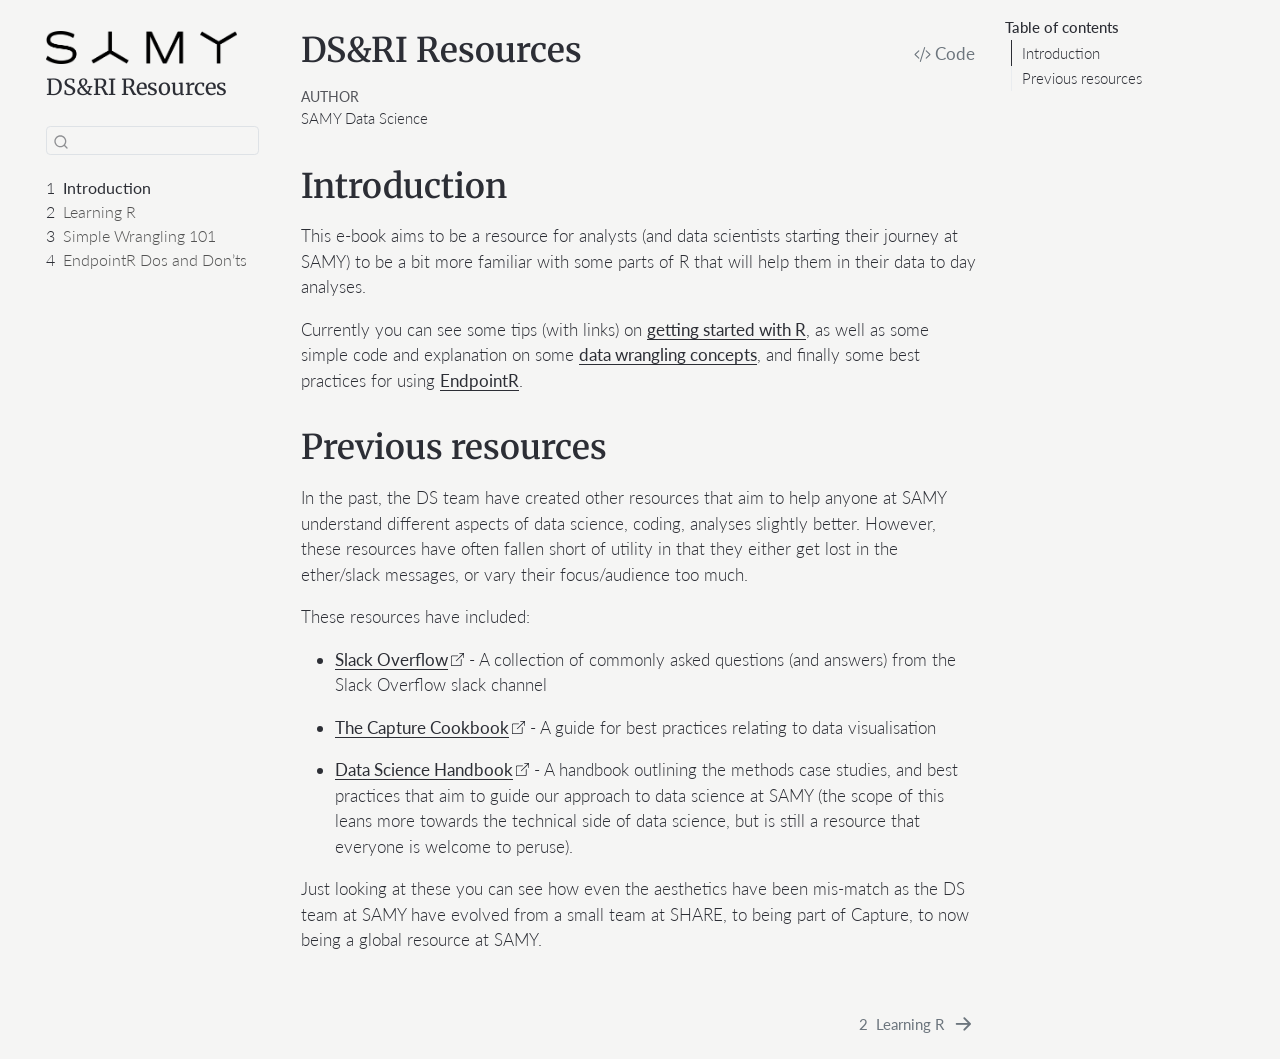
<file: _book/index.html>
<!DOCTYPE html>
<html xmlns="http://www.w3.org/1999/xhtml" lang="en" xml:lang="en"><head>

<meta charset="utf-8">
<meta name="generator" content="quarto-1.7.33">

<meta name="viewport" content="width=device-width, initial-scale=1.0, user-scalable=yes">

<meta name="author" content="SAMY Data Science">

<title>DS&amp;RI Resources</title>
<style>
code{white-space: pre-wrap;}
span.smallcaps{font-variant: small-caps;}
div.columns{display: flex; gap: min(4vw, 1.5em);}
div.column{flex: auto; overflow-x: auto;}
div.hanging-indent{margin-left: 1.5em; text-indent: -1.5em;}
ul.task-list{list-style: none;}
ul.task-list li input[type="checkbox"] {
  width: 0.8em;
  margin: 0 0.8em 0.2em -1em; /* quarto-specific, see https://github.com/quarto-dev/quarto-cli/issues/4556 */ 
  vertical-align: middle;
}
/* CSS for syntax highlighting */
html { -webkit-text-size-adjust: 100%; }
pre > code.sourceCode { white-space: pre; position: relative; }
pre > code.sourceCode > span { display: inline-block; line-height: 1.25; }
pre > code.sourceCode > span:empty { height: 1.2em; }
.sourceCode { overflow: visible; }
code.sourceCode > span { color: inherit; text-decoration: inherit; }
div.sourceCode { margin: 1em 0; }
pre.sourceCode { margin: 0; }
@media screen {
div.sourceCode { overflow: auto; }
}
@media print {
pre > code.sourceCode { white-space: pre-wrap; }
pre > code.sourceCode > span { text-indent: -5em; padding-left: 5em; }
}
pre.numberSource code
  { counter-reset: source-line 0; }
pre.numberSource code > span
  { position: relative; left: -4em; counter-increment: source-line; }
pre.numberSource code > span > a:first-child::before
  { content: counter(source-line);
    position: relative; left: -1em; text-align: right; vertical-align: baseline;
    border: none; display: inline-block;
    -webkit-touch-callout: none; -webkit-user-select: none;
    -khtml-user-select: none; -moz-user-select: none;
    -ms-user-select: none; user-select: none;
    padding: 0 4px; width: 4em;
  }
pre.numberSource { margin-left: 3em;  padding-left: 4px; }
div.sourceCode
  {   }
@media screen {
pre > code.sourceCode > span > a:first-child::before { text-decoration: underline; }
}
</style>


<script src="site_libs/quarto-nav/quarto-nav.js"></script>
<script src="site_libs/quarto-nav/headroom.min.js"></script>
<script src="site_libs/clipboard/clipboard.min.js"></script>
<script src="site_libs/quarto-search/autocomplete.umd.js"></script>
<script src="site_libs/quarto-search/fuse.min.js"></script>
<script src="site_libs/quarto-search/quarto-search.js"></script>
<meta name="quarto:offset" content="./">
<link href="./curriculum.html" rel="next">
<link href=".//images/samy_isotype.png" rel="icon" type="image/png">
<script src="site_libs/quarto-html/quarto.js" type="module"></script>
<script src="site_libs/quarto-html/tabsets/tabsets.js" type="module"></script>
<script src="site_libs/quarto-html/popper.min.js"></script>
<script src="site_libs/quarto-html/tippy.umd.min.js"></script>
<script src="site_libs/quarto-html/anchor.min.js"></script>
<link href="site_libs/quarto-html/tippy.css" rel="stylesheet">
<link href="site_libs/quarto-html/quarto-syntax-highlighting-22fc628b018269c75e3eb7d964551a5a.css" rel="stylesheet" id="quarto-text-highlighting-styles">
<script src="site_libs/bootstrap/bootstrap.min.js"></script>
<link href="site_libs/bootstrap/bootstrap-icons.css" rel="stylesheet">
<link href="site_libs/bootstrap/bootstrap-c5a5b7d1e08574fca4c002cd80ff8406.min.css" rel="stylesheet" append-hash="true" id="quarto-bootstrap" data-mode="light">
<script id="quarto-search-options" type="application/json">{
  "location": "sidebar",
  "copy-button": false,
  "collapse-after": 3,
  "panel-placement": "start",
  "type": "textbox",
  "limit": 50,
  "keyboard-shortcut": [
    "f",
    "/",
    "s"
  ],
  "show-item-context": false,
  "language": {
    "search-no-results-text": "No results",
    "search-matching-documents-text": "matching documents",
    "search-copy-link-title": "Copy link to search",
    "search-hide-matches-text": "Hide additional matches",
    "search-more-match-text": "more match in this document",
    "search-more-matches-text": "more matches in this document",
    "search-clear-button-title": "Clear",
    "search-text-placeholder": "",
    "search-detached-cancel-button-title": "Cancel",
    "search-submit-button-title": "Submit",
    "search-label": "Search"
  }
}</script>


</head>

<body class="nav-sidebar floating quarto-light">

<div id="quarto-search-results"></div>
  <header id="quarto-header" class="headroom fixed-top">
  <nav class="quarto-secondary-nav">
    <div class="container-fluid d-flex">
      <button type="button" class="quarto-btn-toggle btn" data-bs-toggle="collapse" role="button" data-bs-target=".quarto-sidebar-collapse-item" aria-controls="quarto-sidebar" aria-expanded="false" aria-label="Toggle sidebar navigation" onclick="if (window.quartoToggleHeadroom) { window.quartoToggleHeadroom(); }">
        <i class="bi bi-layout-text-sidebar-reverse"></i>
      </button>
        <nav class="quarto-page-breadcrumbs" aria-label="breadcrumb"><ol class="breadcrumb"><li class="breadcrumb-item"><a href="./index.html"><span class="chapter-number">1</span>&nbsp; <span class="chapter-title">Introduction</span></a></li></ol></nav>
        <a class="flex-grow-1" role="navigation" data-bs-toggle="collapse" data-bs-target=".quarto-sidebar-collapse-item" aria-controls="quarto-sidebar" aria-expanded="false" aria-label="Toggle sidebar navigation" onclick="if (window.quartoToggleHeadroom) { window.quartoToggleHeadroom(); }">      
        </a>
      <button type="button" class="btn quarto-search-button" aria-label="Search" onclick="window.quartoOpenSearch();">
        <i class="bi bi-search"></i>
      </button>
    </div>
  </nav>
</header>
<!-- content -->
<div id="quarto-content" class="quarto-container page-columns page-rows-contents page-layout-article">
<!-- sidebar -->
  <nav id="quarto-sidebar" class="sidebar collapse collapse-horizontal quarto-sidebar-collapse-item sidebar-navigation floating overflow-auto">
    <div class="pt-lg-2 mt-2 text-left sidebar-header sidebar-header-stacked">
      <a href="./index.html" class="sidebar-logo-link">
      <img src="./images/samy_logotype.png" alt="" class="sidebar-logo py-0 d-lg-inline d-none">
      </a>
    <div class="sidebar-title mb-0 py-0">
      <a href="./">DS&amp;RI Resources</a> 
    </div>
      </div>
        <div class="mt-2 flex-shrink-0 align-items-center">
        <div class="sidebar-search">
        <div id="quarto-search" class="" title="Search"></div>
        </div>
        </div>
    <div class="sidebar-menu-container"> 
    <ul class="list-unstyled mt-1">
        <li class="sidebar-item">
  <div class="sidebar-item-container"> 
  <a href="./index.html" class="sidebar-item-text sidebar-link active">
 <span class="menu-text"><span class="chapter-number">1</span>&nbsp; <span class="chapter-title">Introduction</span></span></a>
  </div>
</li>
        <li class="sidebar-item">
  <div class="sidebar-item-container"> 
  <a href="./curriculum.html" class="sidebar-item-text sidebar-link">
 <span class="menu-text"><span class="chapter-number">2</span>&nbsp; <span class="chapter-title">Learning R</span></span></a>
  </div>
</li>
        <li class="sidebar-item">
  <div class="sidebar-item-container"> 
  <a href="./analyst_training_materials.html" class="sidebar-item-text sidebar-link">
 <span class="menu-text"><span class="chapter-number">3</span>&nbsp; <span class="chapter-title">Simple Wrangling 101</span></span></a>
  </div>
</li>
        <li class="sidebar-item">
  <div class="sidebar-item-container"> 
  <a href="./EndpointR_dos_donts.html" class="sidebar-item-text sidebar-link">
 <span class="menu-text"><span class="chapter-number">4</span>&nbsp; <span class="chapter-title">EndpointR Dos and Don’ts</span></span></a>
  </div>
</li>
    </ul>
    </div>
</nav>
<div id="quarto-sidebar-glass" class="quarto-sidebar-collapse-item" data-bs-toggle="collapse" data-bs-target=".quarto-sidebar-collapse-item"></div>
<!-- margin-sidebar -->
    <div id="quarto-margin-sidebar" class="sidebar margin-sidebar">
        <nav id="TOC" role="doc-toc" class="toc-active" data-toc-expanded="99">
    <h2 id="toc-title">Table of contents</h2>
   
  <ul>
  <li><a href="#introduction" id="toc-introduction" class="nav-link active" data-scroll-target="#introduction">Introduction</a></li>
  <li><a href="#previous-resources" id="toc-previous-resources" class="nav-link" data-scroll-target="#previous-resources">Previous resources</a></li>
  </ul>
</nav>
    </div>
<!-- main -->
<main class="content" id="quarto-document-content">

<header id="title-block-header" class="quarto-title-block default">
<div class="quarto-title">
<div class="quarto-title-block"><div><h1 class="title">DS&amp;RI Resources</h1><button type="button" class="btn code-tools-button" id="quarto-code-tools-source"><i class="bi"></i> Code</button></div></div>
</div>



<div class="quarto-title-meta">

    <div>
    <div class="quarto-title-meta-heading">Author</div>
    <div class="quarto-title-meta-contents">
             <p>SAMY Data Science </p>
          </div>
  </div>
    
  
    
  </div>
  


</header>


<section id="introduction" class="level1">
<h1>Introduction</h1>
<p>This e-book aims to be a resource for analysts (and data scientists starting their journey at SAMY) to be a bit more familiar with some parts of R that will help them in their data to day analyses.</p>
<p>Currently you can see some tips (with links) on <a href="curriculum.html">getting started with R</a>, as well as some simple code and explanation on some <a href="analyst_training_materials.html">data wrangling concepts</a>, and finally some best practices for using <a href="EndpointR_dos_donts.html">EndpointR</a>.</p>
</section>
<section id="previous-resources" class="level1">
<h1>Previous resources</h1>
<p>In the past, the DS team have created other resources that aim to help anyone at SAMY understand different aspects of data science, coding, analyses slightly better. However, these resources have often fallen short of utility in that they either get lost in the ether/slack messages, or vary their focus/audience too much.</p>
<p>These resources have included:</p>
<ul>
<li><p><a href="https://slack-overflow-help.netlify.app/">Slack Overflow</a> - A collection of commonly asked questions (and answers) from the Slack Overflow slack channel</p></li>
<li><p><a href="https://jamiehshare.github.io/capture_cookbook/">The Capture Cookbook</a> - A guide for best practices relating to data visualisation</p></li>
<li><p><a href="https://jamiehshare.github.io/ds_share_handbook/">Data Science Handbook</a> - A handbook outlining the methods case studies, and best practices that aim to guide our approach to data science at SAMY (the scope of this leans more towards the technical side of data science, but is still a resource that everyone is welcome to peruse).</p></li>
</ul>
<p>Just looking at these you can see how even the aesthetics have been mis-match as the DS team at SAMY have evolved from a small team at SHARE, to being part of Capture, to now being a global resource at SAMY.</p>


<!-- -->

</section>

</main> <!-- /main -->
<script id="quarto-html-after-body" type="application/javascript">
  window.document.addEventListener("DOMContentLoaded", function (event) {
    const icon = "";
    const anchorJS = new window.AnchorJS();
    anchorJS.options = {
      placement: 'right',
      icon: icon
    };
    anchorJS.add('.anchored');
    const isCodeAnnotation = (el) => {
      for (const clz of el.classList) {
        if (clz.startsWith('code-annotation-')) {                     
          return true;
        }
      }
      return false;
    }
    const onCopySuccess = function(e) {
      // button target
      const button = e.trigger;
      // don't keep focus
      button.blur();
      // flash "checked"
      button.classList.add('code-copy-button-checked');
      var currentTitle = button.getAttribute("title");
      button.setAttribute("title", "Copied!");
      let tooltip;
      if (window.bootstrap) {
        button.setAttribute("data-bs-toggle", "tooltip");
        button.setAttribute("data-bs-placement", "left");
        button.setAttribute("data-bs-title", "Copied!");
        tooltip = new bootstrap.Tooltip(button, 
          { trigger: "manual", 
            customClass: "code-copy-button-tooltip",
            offset: [0, -8]});
        tooltip.show();    
      }
      setTimeout(function() {
        if (tooltip) {
          tooltip.hide();
          button.removeAttribute("data-bs-title");
          button.removeAttribute("data-bs-toggle");
          button.removeAttribute("data-bs-placement");
        }
        button.setAttribute("title", currentTitle);
        button.classList.remove('code-copy-button-checked');
      }, 1000);
      // clear code selection
      e.clearSelection();
    }
    const getTextToCopy = function(trigger) {
        const codeEl = trigger.previousElementSibling.cloneNode(true);
        for (const childEl of codeEl.children) {
          if (isCodeAnnotation(childEl)) {
            childEl.remove();
          }
        }
        return codeEl.innerText;
    }
    const clipboard = new window.ClipboardJS('.code-copy-button:not([data-in-quarto-modal])', {
      text: getTextToCopy
    });
    clipboard.on('success', onCopySuccess);
    if (window.document.getElementById('quarto-embedded-source-code-modal')) {
      const clipboardModal = new window.ClipboardJS('.code-copy-button[data-in-quarto-modal]', {
        text: getTextToCopy,
        container: window.document.getElementById('quarto-embedded-source-code-modal')
      });
      clipboardModal.on('success', onCopySuccess);
    }
    const viewSource = window.document.getElementById('quarto-view-source') ||
                       window.document.getElementById('quarto-code-tools-source');
    if (viewSource) {
      const sourceUrl = viewSource.getAttribute("data-quarto-source-url");
      viewSource.addEventListener("click", function(e) {
        if (sourceUrl) {
          // rstudio viewer pane
          if (/\bcapabilities=\b/.test(window.location)) {
            window.open(sourceUrl);
          } else {
            window.location.href = sourceUrl;
          }
        } else {
          const modal = new bootstrap.Modal(document.getElementById('quarto-embedded-source-code-modal'));
          modal.show();
        }
        return false;
      });
    }
    function toggleCodeHandler(show) {
      return function(e) {
        const detailsSrc = window.document.querySelectorAll(".cell > details > .sourceCode");
        for (let i=0; i<detailsSrc.length; i++) {
          const details = detailsSrc[i].parentElement;
          if (show) {
            details.open = true;
          } else {
            details.removeAttribute("open");
          }
        }
        const cellCodeDivs = window.document.querySelectorAll(".cell > .sourceCode");
        const fromCls = show ? "hidden" : "unhidden";
        const toCls = show ? "unhidden" : "hidden";
        for (let i=0; i<cellCodeDivs.length; i++) {
          const codeDiv = cellCodeDivs[i];
          if (codeDiv.classList.contains(fromCls)) {
            codeDiv.classList.remove(fromCls);
            codeDiv.classList.add(toCls);
          } 
        }
        return false;
      }
    }
    const hideAllCode = window.document.getElementById("quarto-hide-all-code");
    if (hideAllCode) {
      hideAllCode.addEventListener("click", toggleCodeHandler(false));
    }
    const showAllCode = window.document.getElementById("quarto-show-all-code");
    if (showAllCode) {
      showAllCode.addEventListener("click", toggleCodeHandler(true));
    }
      var localhostRegex = new RegExp(/^(?:http|https):\/\/localhost\:?[0-9]*\//);
      var mailtoRegex = new RegExp(/^mailto:/);
        var filterRegex = new RegExp('/' + window.location.host + '/');
      var isInternal = (href) => {
          return filterRegex.test(href) || localhostRegex.test(href) || mailtoRegex.test(href);
      }
      // Inspect non-navigation links and adorn them if external
     var links = window.document.querySelectorAll('a[href]:not(.nav-link):not(.navbar-brand):not(.toc-action):not(.sidebar-link):not(.sidebar-item-toggle):not(.pagination-link):not(.no-external):not([aria-hidden]):not(.dropdown-item):not(.quarto-navigation-tool):not(.about-link)');
      for (var i=0; i<links.length; i++) {
        const link = links[i];
        if (!isInternal(link.href)) {
          // undo the damage that might have been done by quarto-nav.js in the case of
          // links that we want to consider external
          if (link.dataset.originalHref !== undefined) {
            link.href = link.dataset.originalHref;
          }
            // target, if specified
            link.setAttribute("target", "_blank");
            if (link.getAttribute("rel") === null) {
              link.setAttribute("rel", "noopener");
            }
            // default icon
            link.classList.add("external");
        }
      }
    function tippyHover(el, contentFn, onTriggerFn, onUntriggerFn) {
      const config = {
        allowHTML: true,
        maxWidth: 500,
        delay: 100,
        arrow: false,
        appendTo: function(el) {
            return el.parentElement;
        },
        interactive: true,
        interactiveBorder: 10,
        theme: 'quarto',
        placement: 'bottom-start',
      };
      if (contentFn) {
        config.content = contentFn;
      }
      if (onTriggerFn) {
        config.onTrigger = onTriggerFn;
      }
      if (onUntriggerFn) {
        config.onUntrigger = onUntriggerFn;
      }
      window.tippy(el, config); 
    }
    const noterefs = window.document.querySelectorAll('a[role="doc-noteref"]');
    for (var i=0; i<noterefs.length; i++) {
      const ref = noterefs[i];
      tippyHover(ref, function() {
        // use id or data attribute instead here
        let href = ref.getAttribute('data-footnote-href') || ref.getAttribute('href');
        try { href = new URL(href).hash; } catch {}
        const id = href.replace(/^#\/?/, "");
        const note = window.document.getElementById(id);
        if (note) {
          return note.innerHTML;
        } else {
          return "";
        }
      });
    }
    const xrefs = window.document.querySelectorAll('a.quarto-xref');
    const processXRef = (id, note) => {
      // Strip column container classes
      const stripColumnClz = (el) => {
        el.classList.remove("page-full", "page-columns");
        if (el.children) {
          for (const child of el.children) {
            stripColumnClz(child);
          }
        }
      }
      stripColumnClz(note)
      if (id === null || id.startsWith('sec-')) {
        // Special case sections, only their first couple elements
        const container = document.createElement("div");
        if (note.children && note.children.length > 2) {
          container.appendChild(note.children[0].cloneNode(true));
          for (let i = 1; i < note.children.length; i++) {
            const child = note.children[i];
            if (child.tagName === "P" && child.innerText === "") {
              continue;
            } else {
              container.appendChild(child.cloneNode(true));
              break;
            }
          }
          if (window.Quarto?.typesetMath) {
            window.Quarto.typesetMath(container);
          }
          return container.innerHTML
        } else {
          if (window.Quarto?.typesetMath) {
            window.Quarto.typesetMath(note);
          }
          return note.innerHTML;
        }
      } else {
        // Remove any anchor links if they are present
        const anchorLink = note.querySelector('a.anchorjs-link');
        if (anchorLink) {
          anchorLink.remove();
        }
        if (window.Quarto?.typesetMath) {
          window.Quarto.typesetMath(note);
        }
        if (note.classList.contains("callout")) {
          return note.outerHTML;
        } else {
          return note.innerHTML;
        }
      }
    }
    for (var i=0; i<xrefs.length; i++) {
      const xref = xrefs[i];
      tippyHover(xref, undefined, function(instance) {
        instance.disable();
        let url = xref.getAttribute('href');
        let hash = undefined; 
        if (url.startsWith('#')) {
          hash = url;
        } else {
          try { hash = new URL(url).hash; } catch {}
        }
        if (hash) {
          const id = hash.replace(/^#\/?/, "");
          const note = window.document.getElementById(id);
          if (note !== null) {
            try {
              const html = processXRef(id, note.cloneNode(true));
              instance.setContent(html);
            } finally {
              instance.enable();
              instance.show();
            }
          } else {
            // See if we can fetch this
            fetch(url.split('#')[0])
            .then(res => res.text())
            .then(html => {
              const parser = new DOMParser();
              const htmlDoc = parser.parseFromString(html, "text/html");
              const note = htmlDoc.getElementById(id);
              if (note !== null) {
                const html = processXRef(id, note);
                instance.setContent(html);
              } 
            }).finally(() => {
              instance.enable();
              instance.show();
            });
          }
        } else {
          // See if we can fetch a full url (with no hash to target)
          // This is a special case and we should probably do some content thinning / targeting
          fetch(url)
          .then(res => res.text())
          .then(html => {
            const parser = new DOMParser();
            const htmlDoc = parser.parseFromString(html, "text/html");
            const note = htmlDoc.querySelector('main.content');
            if (note !== null) {
              // This should only happen for chapter cross references
              // (since there is no id in the URL)
              // remove the first header
              if (note.children.length > 0 && note.children[0].tagName === "HEADER") {
                note.children[0].remove();
              }
              const html = processXRef(null, note);
              instance.setContent(html);
            } 
          }).finally(() => {
            instance.enable();
            instance.show();
          });
        }
      }, function(instance) {
      });
    }
        let selectedAnnoteEl;
        const selectorForAnnotation = ( cell, annotation) => {
          let cellAttr = 'data-code-cell="' + cell + '"';
          let lineAttr = 'data-code-annotation="' +  annotation + '"';
          const selector = 'span[' + cellAttr + '][' + lineAttr + ']';
          return selector;
        }
        const selectCodeLines = (annoteEl) => {
          const doc = window.document;
          const targetCell = annoteEl.getAttribute("data-target-cell");
          const targetAnnotation = annoteEl.getAttribute("data-target-annotation");
          const annoteSpan = window.document.querySelector(selectorForAnnotation(targetCell, targetAnnotation));
          const lines = annoteSpan.getAttribute("data-code-lines").split(",");
          const lineIds = lines.map((line) => {
            return targetCell + "-" + line;
          })
          let top = null;
          let height = null;
          let parent = null;
          if (lineIds.length > 0) {
              //compute the position of the single el (top and bottom and make a div)
              const el = window.document.getElementById(lineIds[0]);
              top = el.offsetTop;
              height = el.offsetHeight;
              parent = el.parentElement.parentElement;
            if (lineIds.length > 1) {
              const lastEl = window.document.getElementById(lineIds[lineIds.length - 1]);
              const bottom = lastEl.offsetTop + lastEl.offsetHeight;
              height = bottom - top;
            }
            if (top !== null && height !== null && parent !== null) {
              // cook up a div (if necessary) and position it 
              let div = window.document.getElementById("code-annotation-line-highlight");
              if (div === null) {
                div = window.document.createElement("div");
                div.setAttribute("id", "code-annotation-line-highlight");
                div.style.position = 'absolute';
                parent.appendChild(div);
              }
              div.style.top = top - 2 + "px";
              div.style.height = height + 4 + "px";
              div.style.left = 0;
              let gutterDiv = window.document.getElementById("code-annotation-line-highlight-gutter");
              if (gutterDiv === null) {
                gutterDiv = window.document.createElement("div");
                gutterDiv.setAttribute("id", "code-annotation-line-highlight-gutter");
                gutterDiv.style.position = 'absolute';
                const codeCell = window.document.getElementById(targetCell);
                const gutter = codeCell.querySelector('.code-annotation-gutter');
                gutter.appendChild(gutterDiv);
              }
              gutterDiv.style.top = top - 2 + "px";
              gutterDiv.style.height = height + 4 + "px";
            }
            selectedAnnoteEl = annoteEl;
          }
        };
        const unselectCodeLines = () => {
          const elementsIds = ["code-annotation-line-highlight", "code-annotation-line-highlight-gutter"];
          elementsIds.forEach((elId) => {
            const div = window.document.getElementById(elId);
            if (div) {
              div.remove();
            }
          });
          selectedAnnoteEl = undefined;
        };
          // Handle positioning of the toggle
      window.addEventListener(
        "resize",
        throttle(() => {
          elRect = undefined;
          if (selectedAnnoteEl) {
            selectCodeLines(selectedAnnoteEl);
          }
        }, 10)
      );
      function throttle(fn, ms) {
      let throttle = false;
      let timer;
        return (...args) => {
          if(!throttle) { // first call gets through
              fn.apply(this, args);
              throttle = true;
          } else { // all the others get throttled
              if(timer) clearTimeout(timer); // cancel #2
              timer = setTimeout(() => {
                fn.apply(this, args);
                timer = throttle = false;
              }, ms);
          }
        };
      }
        const annoteTargets = window.document.querySelectorAll('.code-annotation-anchor');
        for (let i=0; i<annoteTargets.length; i++) {
          const annoteTarget = annoteTargets[i];
          const targetCell = annoteTarget.getAttribute("data-target-cell");
          const targetAnnotation = annoteTarget.getAttribute("data-target-annotation");
          const contentFn = () => {
            const content = window.document.querySelector(selectorForAnnotation(targetCell, targetAnnotation));
            if (content) {
              const tipContent = content.cloneNode(true);
              tipContent.classList.add("code-annotation-tip-content");
              return tipContent.outerHTML;
            }
          }
          const config = {
            allowHTML: true,
            content: contentFn,
            onShow: (instance) => {
              selectCodeLines(instance.reference);
              instance.reference.classList.add('code-annotation-active');
              window.tippy.hideAll();
            },
            onHide: (instance) => {
              unselectCodeLines();
              instance.reference.classList.remove('code-annotation-active');
            },
            maxWidth: 300,
            delay: [50, 0],
            duration: [200, 0],
            offset: [5, 10],
            arrow: true,
            trigger: 'click',
            appendTo: function(el) {
              return el.parentElement.parentElement.parentElement;
            },
            interactive: true,
            interactiveBorder: 10,
            theme: 'quarto',
            placement: 'right',
            positionFixed: true,
            popperOptions: {
              modifiers: [
              {
                name: 'flip',
                options: {
                  flipVariations: false, // true by default
                  allowedAutoPlacements: ['right'],
                  fallbackPlacements: ['right', 'top', 'top-start', 'top-end', 'bottom', 'bottom-start', 'bottom-end', 'left'],
                },
              },
              {
                name: 'preventOverflow',
                options: {
                  mainAxis: false,
                  altAxis: false
                }
              }
              ]        
            }      
          };
          window.tippy(annoteTarget, config); 
        }
    const findCites = (el) => {
      const parentEl = el.parentElement;
      if (parentEl) {
        const cites = parentEl.dataset.cites;
        if (cites) {
          return {
            el,
            cites: cites.split(' ')
          };
        } else {
          return findCites(el.parentElement)
        }
      } else {
        return undefined;
      }
    };
    var bibliorefs = window.document.querySelectorAll('a[role="doc-biblioref"]');
    for (var i=0; i<bibliorefs.length; i++) {
      const ref = bibliorefs[i];
      const citeInfo = findCites(ref);
      if (citeInfo) {
        tippyHover(citeInfo.el, function() {
          var popup = window.document.createElement('div');
          citeInfo.cites.forEach(function(cite) {
            var citeDiv = window.document.createElement('div');
            citeDiv.classList.add('hanging-indent');
            citeDiv.classList.add('csl-entry');
            var biblioDiv = window.document.getElementById('ref-' + cite);
            if (biblioDiv) {
              citeDiv.innerHTML = biblioDiv.innerHTML;
            }
            popup.appendChild(citeDiv);
          });
          return popup.innerHTML;
        });
      }
    }
  });
  </script>
<nav class="page-navigation">
  <div class="nav-page nav-page-previous">
  </div>
  <div class="nav-page nav-page-next">
      <a href="./curriculum.html" class="pagination-link" aria-label="Learning R">
        <span class="nav-page-text"><span class="chapter-number">2</span>&nbsp; <span class="chapter-title">Learning R</span></span> <i class="bi bi-arrow-right-short"></i>
      </a>
  </div>
</nav><div class="modal fade" id="quarto-embedded-source-code-modal" tabindex="-1" aria-labelledby="quarto-embedded-source-code-modal-label" aria-hidden="true"><div class="modal-dialog modal-dialog-scrollable"><div class="modal-content"><div class="modal-header"><h5 class="modal-title" id="quarto-embedded-source-code-modal-label">Source Code</h5><button class="btn-close" data-bs-dismiss="modal"></button></div><div class="modal-body"><div class="">
<div class="sourceCode" id="cb1" data-shortcodes="false"><pre class="sourceCode markdown code-with-copy"><code class="sourceCode markdown"><span id="cb1-1"><a href="#cb1-1" aria-hidden="true" tabindex="-1"></a><span class="fu"># Introduction </span></span>
<span id="cb1-2"><a href="#cb1-2" aria-hidden="true" tabindex="-1"></a></span>
<span id="cb1-3"><a href="#cb1-3" aria-hidden="true" tabindex="-1"></a>This e-book aims to be a resource for analysts (and data scientists starting their journey at SAMY) to be a bit more familiar with some parts of R that will help them in their data to day analyses.</span>
<span id="cb1-4"><a href="#cb1-4" aria-hidden="true" tabindex="-1"></a></span>
<span id="cb1-5"><a href="#cb1-5" aria-hidden="true" tabindex="-1"></a>Currently you can see some tips (with links) on <span class="co">[</span><span class="ot">getting started with R</span><span class="co">](curriculum.html)</span>, as well as some simple code and explanation on some <span class="co">[</span><span class="ot">data wrangling concepts</span><span class="co">](analyst_training_materials.html)</span>, and finally some best practices for using <span class="co">[</span><span class="ot">EndpointR</span><span class="co">](EndpointR_dos_donts.html)</span>. </span>
<span id="cb1-6"><a href="#cb1-6" aria-hidden="true" tabindex="-1"></a></span>
<span id="cb1-7"><a href="#cb1-7" aria-hidden="true" tabindex="-1"></a><span class="fu"># Previous resources</span></span>
<span id="cb1-8"><a href="#cb1-8" aria-hidden="true" tabindex="-1"></a></span>
<span id="cb1-9"><a href="#cb1-9" aria-hidden="true" tabindex="-1"></a>In the past, the DS team have created other resources that aim to help anyone at SAMY understand different aspects of data science, coding, analyses slightly better. However, these resources have often fallen short of utility in that they either get lost in the ether/slack messages, or vary their focus/audience too much.</span>
<span id="cb1-10"><a href="#cb1-10" aria-hidden="true" tabindex="-1"></a></span>
<span id="cb1-11"><a href="#cb1-11" aria-hidden="true" tabindex="-1"></a>These resources have included:</span>
<span id="cb1-12"><a href="#cb1-12" aria-hidden="true" tabindex="-1"></a></span>
<span id="cb1-13"><a href="#cb1-13" aria-hidden="true" tabindex="-1"></a><span class="ss">* </span><span class="co">[</span><span class="ot">Slack Overflow</span><span class="co">](https://slack-overflow-help.netlify.app/)</span> - A collection of commonly asked questions (and answers) from the Slack Overflow slack channel</span>
<span id="cb1-14"><a href="#cb1-14" aria-hidden="true" tabindex="-1"></a></span>
<span id="cb1-15"><a href="#cb1-15" aria-hidden="true" tabindex="-1"></a><span class="ss">* </span><span class="co">[</span><span class="ot">The Capture Cookbook</span><span class="co">](https://jamiehshare.github.io/capture_cookbook/)</span> - A guide for best practices relating to data visualisation</span>
<span id="cb1-16"><a href="#cb1-16" aria-hidden="true" tabindex="-1"></a></span>
<span id="cb1-17"><a href="#cb1-17" aria-hidden="true" tabindex="-1"></a><span class="ss">* </span><span class="co">[</span><span class="ot">Data Science Handbook</span><span class="co">](https://jamiehshare.github.io/ds_share_handbook/)</span> - A handbook outlining the methods case studies, and best practices that aim to guide our approach to data science at SAMY (the scope of this leans more towards the technical side of data science, but is still a resource that everyone is welcome to peruse).</span>
<span id="cb1-18"><a href="#cb1-18" aria-hidden="true" tabindex="-1"></a></span>
<span id="cb1-19"><a href="#cb1-19" aria-hidden="true" tabindex="-1"></a>Just looking at these you can see how even the aesthetics have been mis-match as the DS team at SAMY have evolved from a small team at SHARE, to being part of Capture, to now being a global resource at SAMY.</span></code><button title="Copy to Clipboard" class="code-copy-button" data-in-quarto-modal=""><i class="bi"></i></button></pre></div>
</div></div></div></div></div>
</div> <!-- /content -->




</body></html>
</file>
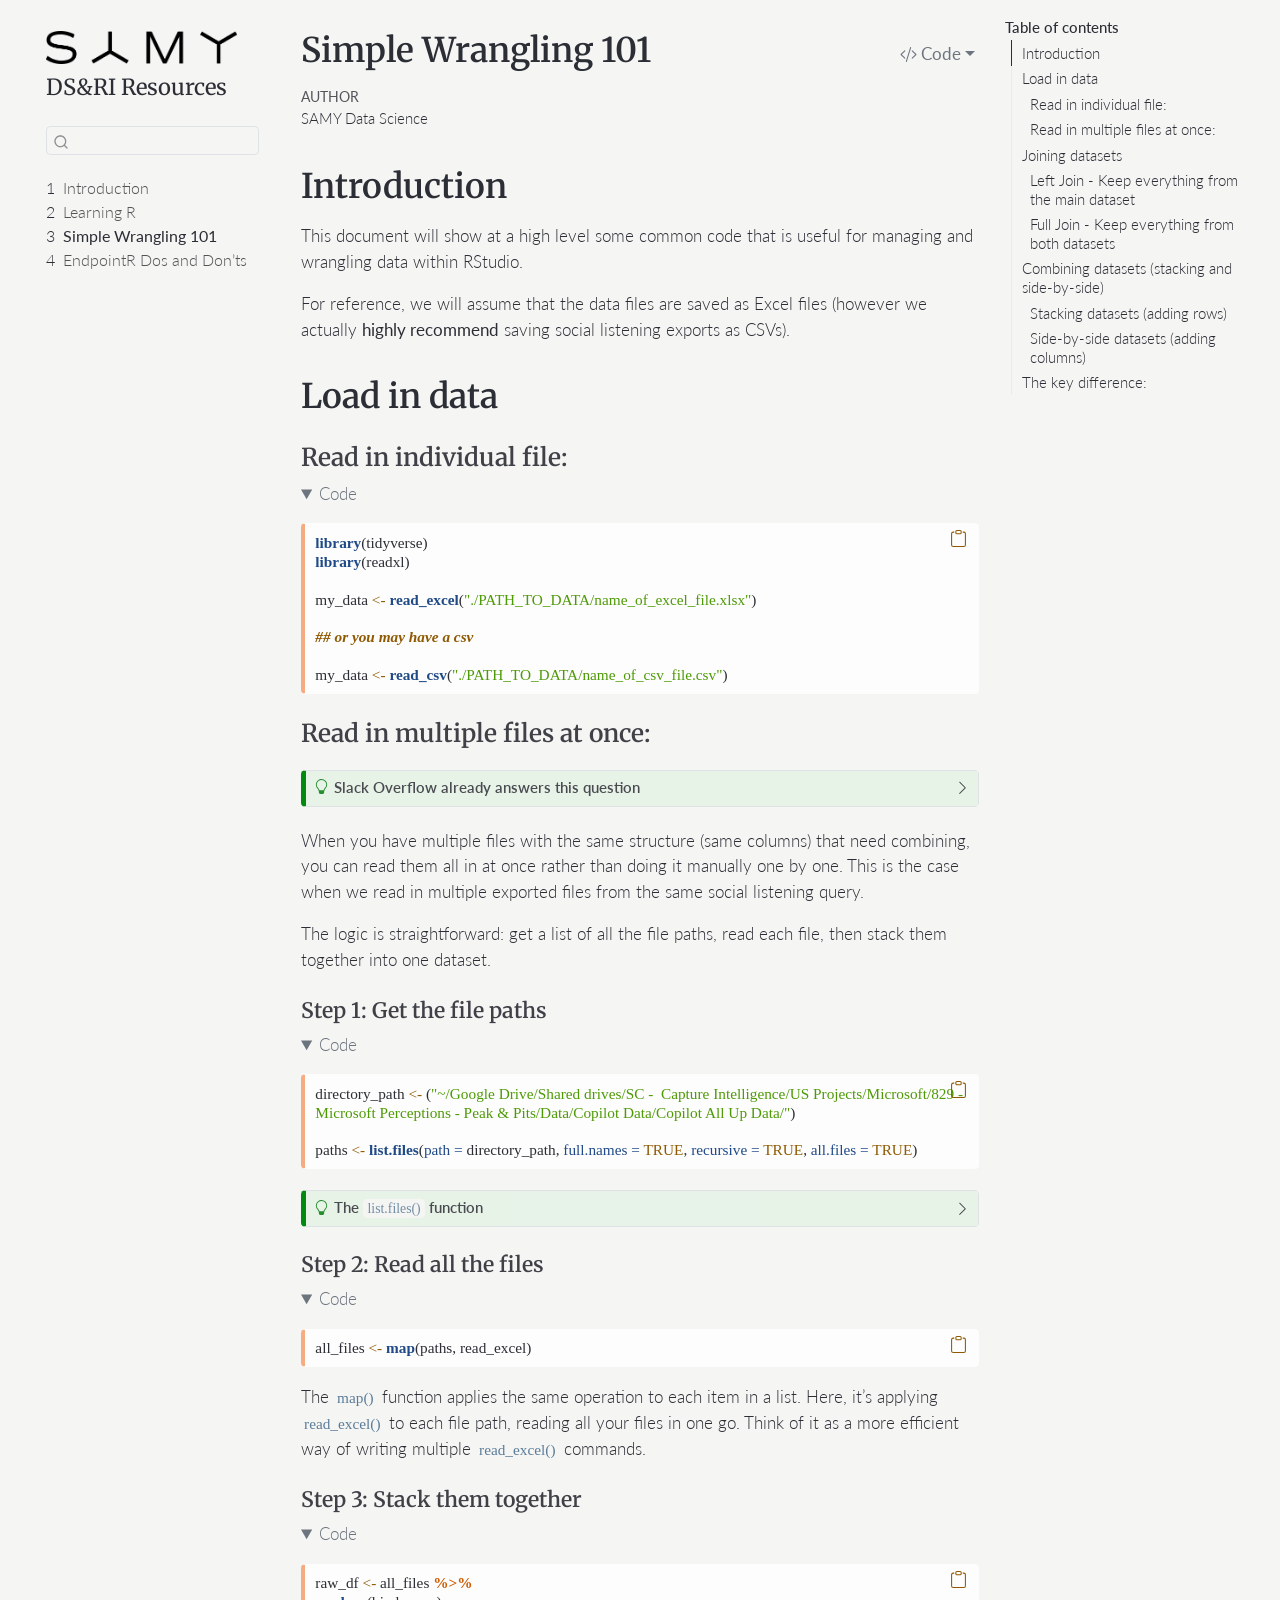
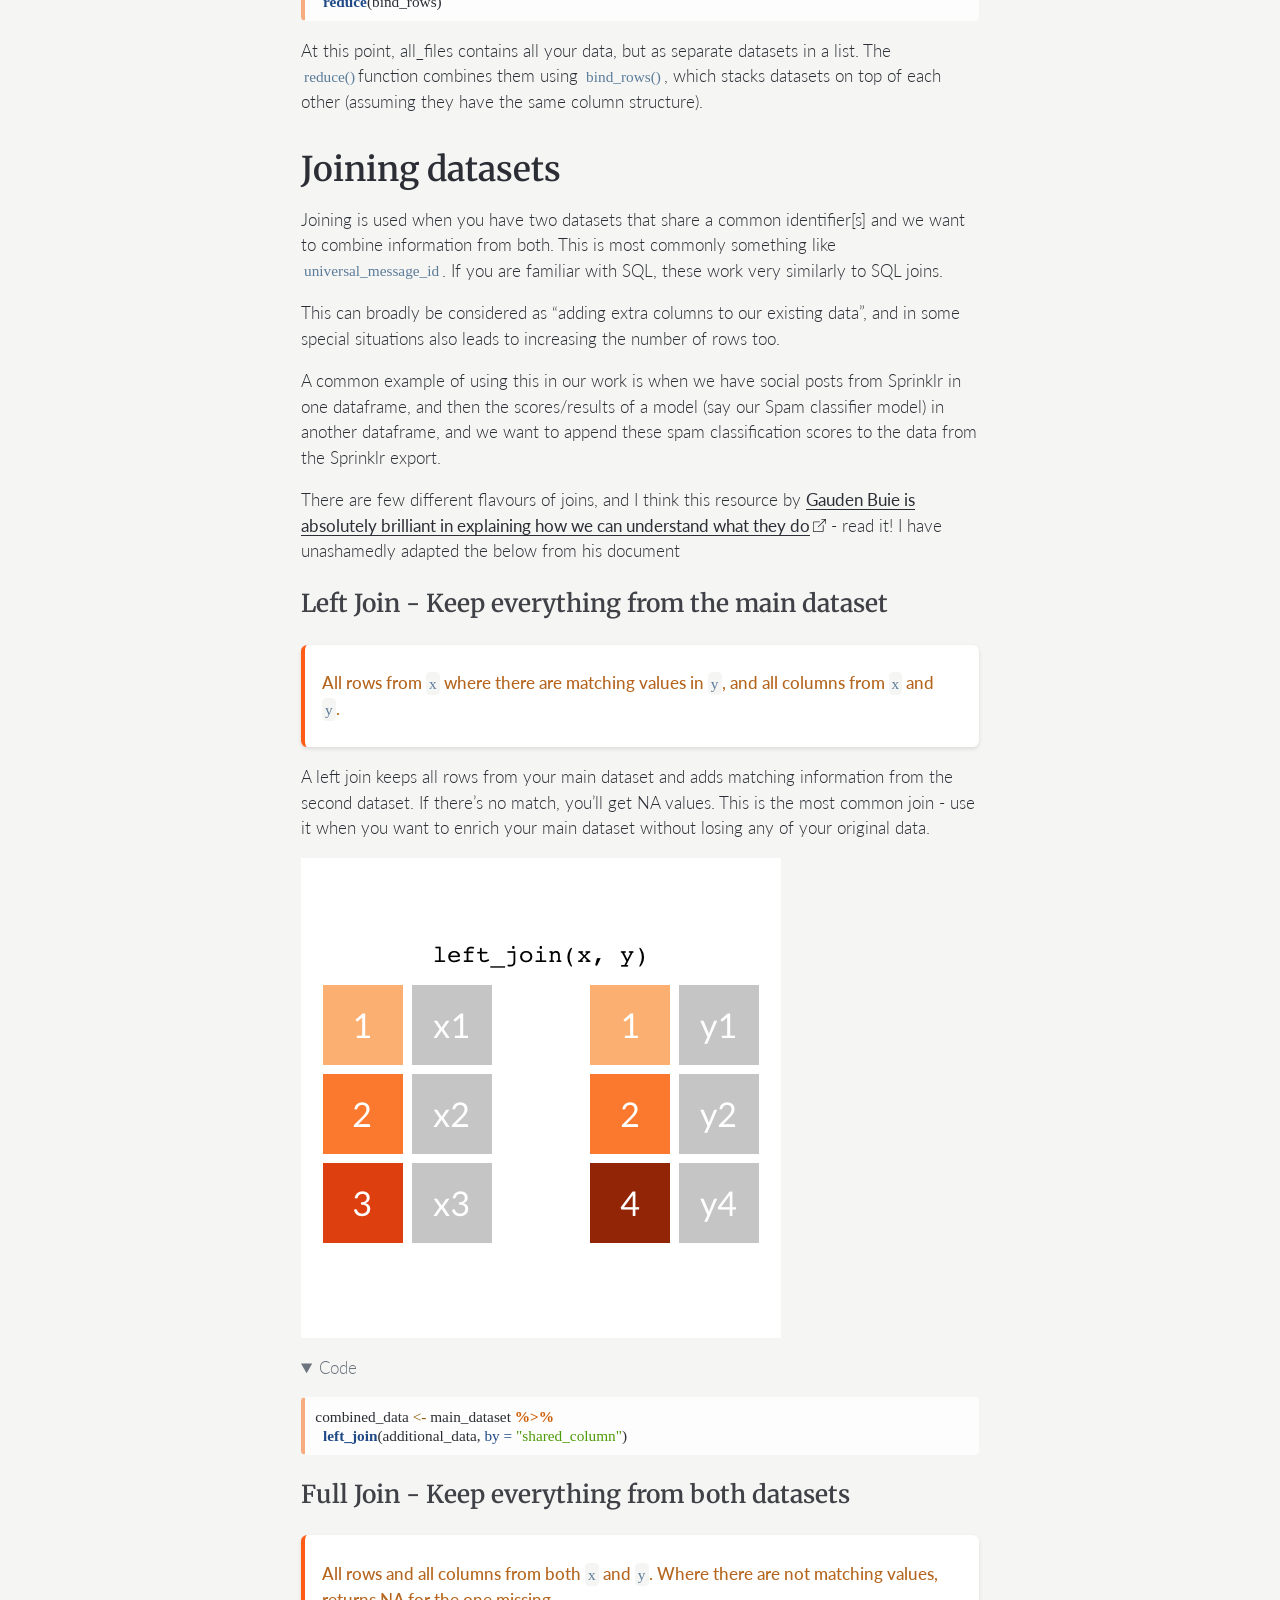
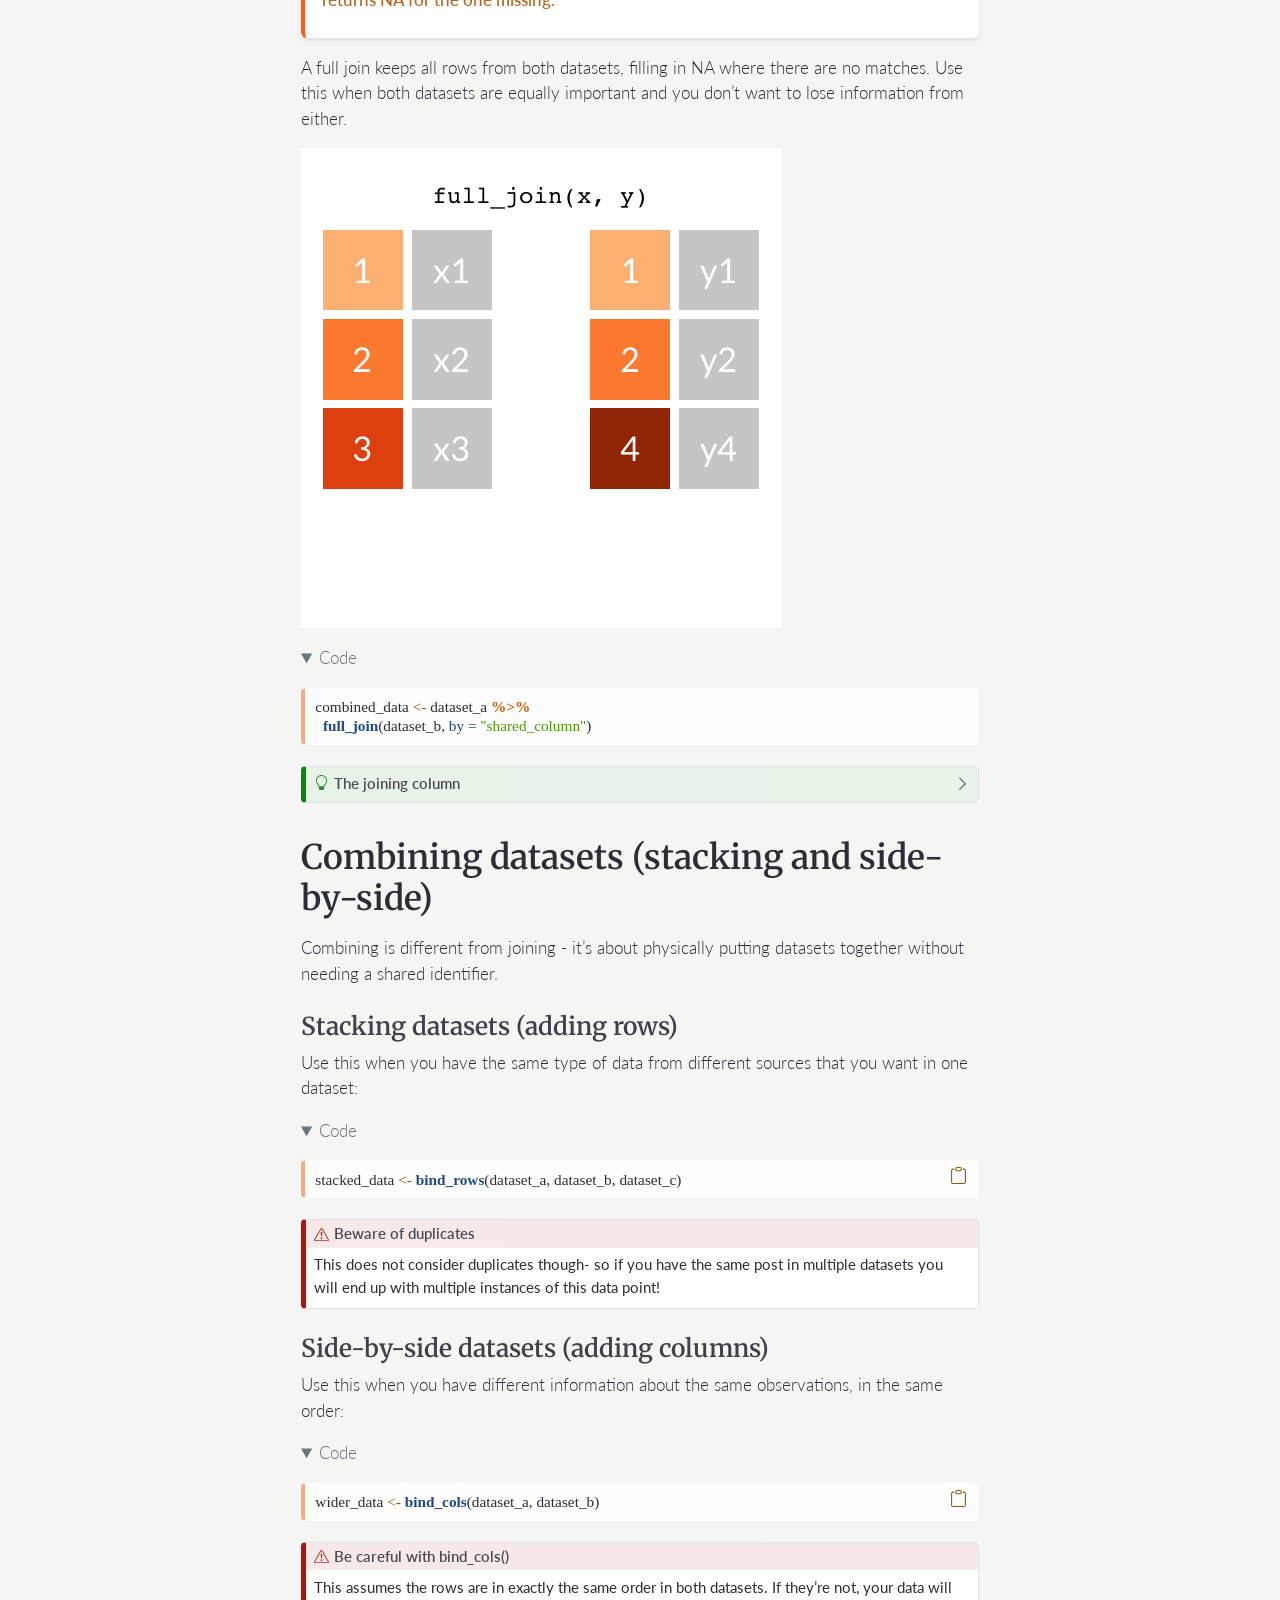
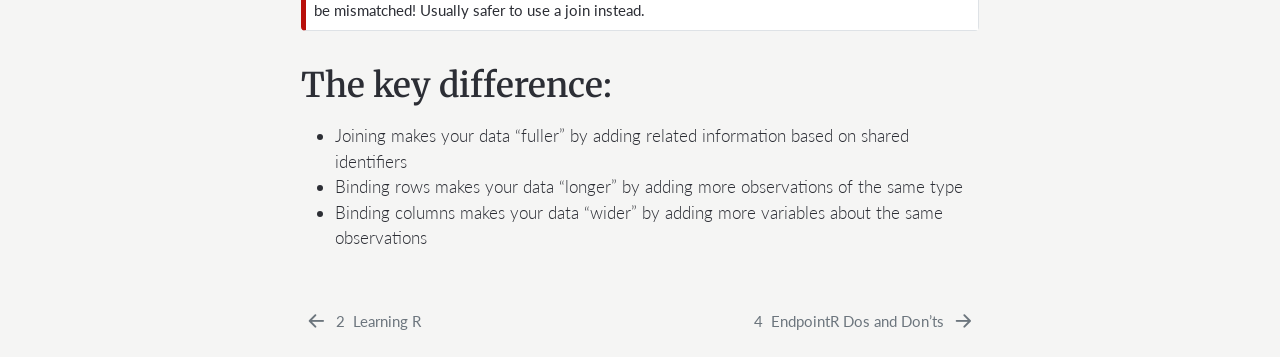
<file: _book/analyst_training_materials.html>
<!DOCTYPE html>
<html xmlns="http://www.w3.org/1999/xhtml" lang="en" xml:lang="en"><head>

<meta charset="utf-8">
<meta name="generator" content="quarto-1.7.33">

<meta name="viewport" content="width=device-width, initial-scale=1.0, user-scalable=yes">

<meta name="author" content="SAMY Data Science">

<title>Simple Wrangling 101 – DS&amp;RI Resources</title>
<style>
code{white-space: pre-wrap;}
span.smallcaps{font-variant: small-caps;}
div.columns{display: flex; gap: min(4vw, 1.5em);}
div.column{flex: auto; overflow-x: auto;}
div.hanging-indent{margin-left: 1.5em; text-indent: -1.5em;}
ul.task-list{list-style: none;}
ul.task-list li input[type="checkbox"] {
  width: 0.8em;
  margin: 0 0.8em 0.2em -1em; /* quarto-specific, see https://github.com/quarto-dev/quarto-cli/issues/4556 */ 
  vertical-align: middle;
}
/* CSS for syntax highlighting */
html { -webkit-text-size-adjust: 100%; }
pre > code.sourceCode { white-space: pre; position: relative; }
pre > code.sourceCode > span { display: inline-block; line-height: 1.25; }
pre > code.sourceCode > span:empty { height: 1.2em; }
.sourceCode { overflow: visible; }
code.sourceCode > span { color: inherit; text-decoration: inherit; }
div.sourceCode { margin: 1em 0; }
pre.sourceCode { margin: 0; }
@media screen {
div.sourceCode { overflow: auto; }
}
@media print {
pre > code.sourceCode { white-space: pre-wrap; }
pre > code.sourceCode > span { text-indent: -5em; padding-left: 5em; }
}
pre.numberSource code
  { counter-reset: source-line 0; }
pre.numberSource code > span
  { position: relative; left: -4em; counter-increment: source-line; }
pre.numberSource code > span > a:first-child::before
  { content: counter(source-line);
    position: relative; left: -1em; text-align: right; vertical-align: baseline;
    border: none; display: inline-block;
    -webkit-touch-callout: none; -webkit-user-select: none;
    -khtml-user-select: none; -moz-user-select: none;
    -ms-user-select: none; user-select: none;
    padding: 0 4px; width: 4em;
  }
pre.numberSource { margin-left: 3em;  padding-left: 4px; }
div.sourceCode
  {   }
@media screen {
pre > code.sourceCode > span > a:first-child::before { text-decoration: underline; }
}
</style>


<script src="site_libs/quarto-nav/quarto-nav.js"></script>
<script src="site_libs/quarto-nav/headroom.min.js"></script>
<script src="site_libs/clipboard/clipboard.min.js"></script>
<script src="site_libs/quarto-search/autocomplete.umd.js"></script>
<script src="site_libs/quarto-search/fuse.min.js"></script>
<script src="site_libs/quarto-search/quarto-search.js"></script>
<meta name="quarto:offset" content="./">
<link href="./EndpointR_dos_donts.html" rel="next">
<link href="./curriculum.html" rel="prev">
<link href=".//images/samy_isotype.png" rel="icon" type="image/png">
<script src="site_libs/quarto-html/quarto.js" type="module"></script>
<script src="site_libs/quarto-html/tabsets/tabsets.js" type="module"></script>
<script src="site_libs/quarto-html/popper.min.js"></script>
<script src="site_libs/quarto-html/tippy.umd.min.js"></script>
<script src="site_libs/quarto-html/anchor.min.js"></script>
<link href="site_libs/quarto-html/tippy.css" rel="stylesheet">
<link href="site_libs/quarto-html/quarto-syntax-highlighting-22fc628b018269c75e3eb7d964551a5a.css" rel="stylesheet" id="quarto-text-highlighting-styles">
<script src="site_libs/bootstrap/bootstrap.min.js"></script>
<link href="site_libs/bootstrap/bootstrap-icons.css" rel="stylesheet">
<link href="site_libs/bootstrap/bootstrap-c5a5b7d1e08574fca4c002cd80ff8406.min.css" rel="stylesheet" append-hash="true" id="quarto-bootstrap" data-mode="light">
<script src="site_libs/quarto-contrib/glightbox/glightbox.min.js"></script>
<link href="site_libs/quarto-contrib/glightbox/glightbox.min.css" rel="stylesheet">
<link href="site_libs/quarto-contrib/glightbox/lightbox.css" rel="stylesheet">
<script id="quarto-search-options" type="application/json">{
  "location": "sidebar",
  "copy-button": false,
  "collapse-after": 3,
  "panel-placement": "start",
  "type": "textbox",
  "limit": 50,
  "keyboard-shortcut": [
    "f",
    "/",
    "s"
  ],
  "show-item-context": false,
  "language": {
    "search-no-results-text": "No results",
    "search-matching-documents-text": "matching documents",
    "search-copy-link-title": "Copy link to search",
    "search-hide-matches-text": "Hide additional matches",
    "search-more-match-text": "more match in this document",
    "search-more-matches-text": "more matches in this document",
    "search-clear-button-title": "Clear",
    "search-text-placeholder": "",
    "search-detached-cancel-button-title": "Cancel",
    "search-submit-button-title": "Submit",
    "search-label": "Search"
  }
}</script>


</head>

<body class="nav-sidebar floating quarto-light">

<div id="quarto-search-results"></div>
  <header id="quarto-header" class="headroom fixed-top">
  <nav class="quarto-secondary-nav">
    <div class="container-fluid d-flex">
      <button type="button" class="quarto-btn-toggle btn" data-bs-toggle="collapse" role="button" data-bs-target=".quarto-sidebar-collapse-item" aria-controls="quarto-sidebar" aria-expanded="false" aria-label="Toggle sidebar navigation" onclick="if (window.quartoToggleHeadroom) { window.quartoToggleHeadroom(); }">
        <i class="bi bi-layout-text-sidebar-reverse"></i>
      </button>
        <nav class="quarto-page-breadcrumbs" aria-label="breadcrumb"><ol class="breadcrumb"><li class="breadcrumb-item"><a href="./analyst_training_materials.html"><span class="chapter-number">3</span>&nbsp; <span class="chapter-title">Simple Wrangling 101</span></a></li></ol></nav>
        <a class="flex-grow-1" role="navigation" data-bs-toggle="collapse" data-bs-target=".quarto-sidebar-collapse-item" aria-controls="quarto-sidebar" aria-expanded="false" aria-label="Toggle sidebar navigation" onclick="if (window.quartoToggleHeadroom) { window.quartoToggleHeadroom(); }">      
        </a>
      <button type="button" class="btn quarto-search-button" aria-label="Search" onclick="window.quartoOpenSearch();">
        <i class="bi bi-search"></i>
      </button>
    </div>
  </nav>
</header>
<!-- content -->
<div id="quarto-content" class="quarto-container page-columns page-rows-contents page-layout-article">
<!-- sidebar -->
  <nav id="quarto-sidebar" class="sidebar collapse collapse-horizontal quarto-sidebar-collapse-item sidebar-navigation floating overflow-auto">
    <div class="pt-lg-2 mt-2 text-left sidebar-header sidebar-header-stacked">
      <a href="./index.html" class="sidebar-logo-link">
      <img src="./images/samy_logotype.png" alt="" class="sidebar-logo py-0 d-lg-inline d-none">
      </a>
    <div class="sidebar-title mb-0 py-0">
      <a href="./">DS&amp;RI Resources</a> 
    </div>
      </div>
        <div class="mt-2 flex-shrink-0 align-items-center">
        <div class="sidebar-search">
        <div id="quarto-search" class="" title="Search"></div>
        </div>
        </div>
    <div class="sidebar-menu-container"> 
    <ul class="list-unstyled mt-1">
        <li class="sidebar-item">
  <div class="sidebar-item-container"> 
  <a href="./index.html" class="sidebar-item-text sidebar-link">
 <span class="menu-text"><span class="chapter-number">1</span>&nbsp; <span class="chapter-title">Introduction</span></span></a>
  </div>
</li>
        <li class="sidebar-item">
  <div class="sidebar-item-container"> 
  <a href="./curriculum.html" class="sidebar-item-text sidebar-link">
 <span class="menu-text"><span class="chapter-number">2</span>&nbsp; <span class="chapter-title">Learning R</span></span></a>
  </div>
</li>
        <li class="sidebar-item">
  <div class="sidebar-item-container"> 
  <a href="./analyst_training_materials.html" class="sidebar-item-text sidebar-link active">
 <span class="menu-text"><span class="chapter-number">3</span>&nbsp; <span class="chapter-title">Simple Wrangling 101</span></span></a>
  </div>
</li>
        <li class="sidebar-item">
  <div class="sidebar-item-container"> 
  <a href="./EndpointR_dos_donts.html" class="sidebar-item-text sidebar-link">
 <span class="menu-text"><span class="chapter-number">4</span>&nbsp; <span class="chapter-title">EndpointR Dos and Don’ts</span></span></a>
  </div>
</li>
    </ul>
    </div>
</nav>
<div id="quarto-sidebar-glass" class="quarto-sidebar-collapse-item" data-bs-toggle="collapse" data-bs-target=".quarto-sidebar-collapse-item"></div>
<!-- margin-sidebar -->
    <div id="quarto-margin-sidebar" class="sidebar margin-sidebar">
        <nav id="TOC" role="doc-toc" class="toc-active" data-toc-expanded="99">
    <h2 id="toc-title">Table of contents</h2>
   
  <ul>
  <li><a href="#introduction" id="toc-introduction" class="nav-link active" data-scroll-target="#introduction">Introduction</a></li>
  <li><a href="#load-in-data" id="toc-load-in-data" class="nav-link" data-scroll-target="#load-in-data">Load in data</a>
  <ul class="collapse">
  <li><a href="#read-in-individual-file" id="toc-read-in-individual-file" class="nav-link" data-scroll-target="#read-in-individual-file">Read in individual file:</a></li>
  <li><a href="#read-in-multiple-files-at-once" id="toc-read-in-multiple-files-at-once" class="nav-link" data-scroll-target="#read-in-multiple-files-at-once">Read in multiple files at once:</a></li>
  </ul></li>
  <li><a href="#joining-datasets" id="toc-joining-datasets" class="nav-link" data-scroll-target="#joining-datasets">Joining datasets</a>
  <ul class="collapse">
  <li><a href="#left-join---keep-everything-from-the-main-dataset" id="toc-left-join---keep-everything-from-the-main-dataset" class="nav-link" data-scroll-target="#left-join---keep-everything-from-the-main-dataset">Left Join - Keep everything from the main dataset</a></li>
  <li><a href="#full-join---keep-everything-from-both-datasets" id="toc-full-join---keep-everything-from-both-datasets" class="nav-link" data-scroll-target="#full-join---keep-everything-from-both-datasets">Full Join - Keep everything from both datasets</a></li>
  </ul></li>
  <li><a href="#combining-datasets-stacking-and-side-by-side" id="toc-combining-datasets-stacking-and-side-by-side" class="nav-link" data-scroll-target="#combining-datasets-stacking-and-side-by-side">Combining datasets (stacking and side-by-side)</a>
  <ul class="collapse">
  <li><a href="#stacking-datasets-adding-rows" id="toc-stacking-datasets-adding-rows" class="nav-link" data-scroll-target="#stacking-datasets-adding-rows">Stacking datasets (adding rows)</a></li>
  <li><a href="#side-by-side-datasets-adding-columns" id="toc-side-by-side-datasets-adding-columns" class="nav-link" data-scroll-target="#side-by-side-datasets-adding-columns">Side-by-side datasets (adding columns)</a></li>
  </ul></li>
  <li><a href="#the-key-difference" id="toc-the-key-difference" class="nav-link" data-scroll-target="#the-key-difference">The key difference:</a></li>
  </ul>
</nav>
    </div>
<!-- main -->
<main class="content" id="quarto-document-content">

<header id="title-block-header" class="quarto-title-block default">
<div class="quarto-title">
<div class="quarto-title-block"><div><h1 class="title"><span class="chapter-title">Simple Wrangling 101</span></h1><button type="button" class="btn code-tools-button dropdown-toggle" id="quarto-code-tools-menu" data-bs-toggle="dropdown" aria-expanded="false"><i class="bi"></i> Code</button><ul class="dropdown-menu dropdown-menu-end" aria-labelelledby="quarto-code-tools-menu"><li><a id="quarto-show-all-code" class="dropdown-item" href="javascript:void(0)" role="button">Show All Code</a></li><li><a id="quarto-hide-all-code" class="dropdown-item" href="javascript:void(0)" role="button">Hide All Code</a></li><li><hr class="dropdown-divider"></li><li><a id="quarto-view-source" class="dropdown-item" href="javascript:void(0)" role="button">View Source</a></li></ul></div></div>
</div>



<div class="quarto-title-meta">

    <div>
    <div class="quarto-title-meta-heading">Author</div>
    <div class="quarto-title-meta-contents">
             <p>SAMY Data Science </p>
          </div>
  </div>
    
  
    
  </div>
  


</header>


<section id="introduction" class="level1">
<h1>Introduction</h1>
<p>This document will show at a high level some common code that is useful for managing and wrangling data within RStudio.</p>
<p>For reference, we will assume that the data files are saved as Excel files (however we actually <strong>highly recommend</strong> saving social listening exports as CSVs).</p>
</section>
<section id="load-in-data" class="level1">
<h1>Load in data</h1>
<section id="read-in-individual-file" class="level3">
<h3 class="anchored" data-anchor-id="read-in-individual-file">Read in individual file:</h3>
<div class="cell">
<details open="" class="code-fold">
<summary>Code</summary>
<div class="sourceCode cell-code" id="cb1"><pre class="sourceCode r code-with-copy"><code class="sourceCode r"><span id="cb1-1"><a href="#cb1-1" aria-hidden="true" tabindex="-1"></a><span class="fu">library</span>(tidyverse)</span>
<span id="cb1-2"><a href="#cb1-2" aria-hidden="true" tabindex="-1"></a><span class="fu">library</span>(readxl)</span>
<span id="cb1-3"><a href="#cb1-3" aria-hidden="true" tabindex="-1"></a></span>
<span id="cb1-4"><a href="#cb1-4" aria-hidden="true" tabindex="-1"></a>my_data <span class="ot">&lt;-</span> <span class="fu">read_excel</span>(<span class="st">"./PATH_TO_DATA/name_of_excel_file.xlsx"</span>)</span>
<span id="cb1-5"><a href="#cb1-5" aria-hidden="true" tabindex="-1"></a></span>
<span id="cb1-6"><a href="#cb1-6" aria-hidden="true" tabindex="-1"></a><span class="do">## or you may have a csv</span></span>
<span id="cb1-7"><a href="#cb1-7" aria-hidden="true" tabindex="-1"></a></span>
<span id="cb1-8"><a href="#cb1-8" aria-hidden="true" tabindex="-1"></a>my_data <span class="ot">&lt;-</span> <span class="fu">read_csv</span>(<span class="st">"./PATH_TO_DATA/name_of_csv_file.csv"</span>)</span></code><button title="Copy to Clipboard" class="code-copy-button"><i class="bi"></i></button></pre></div>
</details>
</div>
</section>
<section id="read-in-multiple-files-at-once" class="level3">
<h3 class="anchored" data-anchor-id="read-in-multiple-files-at-once">Read in multiple files at once:</h3>
<div class="callout callout-style-default callout-tip callout-titled">
<div class="callout-header d-flex align-content-center" data-bs-toggle="collapse" data-bs-target=".callout-1-contents" aria-controls="callout-1" aria-expanded="false" aria-label="Toggle callout">
<div class="callout-icon-container">
<i class="callout-icon"></i>
</div>
<div class="callout-title-container flex-fill">
Slack Overflow already answers this question
</div>
<div class="callout-btn-toggle d-inline-block border-0 py-1 ps-1 pe-0 float-end"><i class="callout-toggle"></i></div>
</div>
<div id="callout-1" class="callout-1-contents callout-collapse collapse">
<div class="callout-body-container callout-body">
<p>Check it out <a href="https://slack-overflow-help.netlify.app/post/2022-05-20-reading_multiple_files/reading-in-multiple-data-files-at-once/">here</a></p>
</div>
</div>
</div>
<p>When you have multiple files with the same structure (same columns) that need combining, you can read them all in at once rather than doing it manually one by one. This is the case when we read in multiple exported files from the same social listening query.</p>
<p>The logic is straightforward: get a list of all the file paths, read each file, then stack them together into one dataset.</p>
<section id="step-1-get-the-file-paths" class="level4">
<h4 class="anchored" data-anchor-id="step-1-get-the-file-paths">Step 1: Get the file paths</h4>
<div class="cell">
<details open="" class="code-fold">
<summary>Code</summary>
<div class="sourceCode cell-code" id="cb2"><pre class="sourceCode r code-with-copy"><code class="sourceCode r"><span id="cb2-1"><a href="#cb2-1" aria-hidden="true" tabindex="-1"></a>directory_path <span class="ot">&lt;-</span> (<span class="st">"~/Google Drive/Shared drives/SC -  Capture Intelligence/US Projects/Microsoft/829 - Microsoft Perceptions - Peak &amp; Pits/Data/Copilot Data/Copilot All Up Data/"</span>)</span>
<span id="cb2-2"><a href="#cb2-2" aria-hidden="true" tabindex="-1"></a></span>
<span id="cb2-3"><a href="#cb2-3" aria-hidden="true" tabindex="-1"></a>paths <span class="ot">&lt;-</span> <span class="fu">list.files</span>(<span class="at">path =</span> directory_path, <span class="at">full.names =</span> <span class="cn">TRUE</span>, <span class="at">recursive =</span> <span class="cn">TRUE</span>, <span class="at">all.files =</span> <span class="cn">TRUE</span>)</span></code><button title="Copy to Clipboard" class="code-copy-button"><i class="bi"></i></button></pre></div>
</details>
</div>
<div class="callout callout-style-default callout-tip callout-titled">
<div class="callout-header d-flex align-content-center" data-bs-toggle="collapse" data-bs-target=".callout-2-contents" aria-controls="callout-2" aria-expanded="false" aria-label="Toggle callout">
<div class="callout-icon-container">
<i class="callout-icon"></i>
</div>
<div class="callout-title-container flex-fill">
The <code>list.files()</code> function
</div>
<div class="callout-btn-toggle d-inline-block border-0 py-1 ps-1 pe-0 float-end"><i class="callout-toggle"></i></div>
</div>
<div id="callout-2" class="callout-2-contents callout-collapse collapse">
<div class="callout-body-container callout-body">
<p>The recursive = TRUE argument means R will look inside any subfolders too. If your files are all in one folder, you might want recursive = FALSE instead to be safe</p>
</div>
</div>
</div>
</section>
<section id="step-2-read-all-the-files" class="level4">
<h4 class="anchored" data-anchor-id="step-2-read-all-the-files">Step 2: Read all the files</h4>
<div class="cell">
<details open="" class="code-fold">
<summary>Code</summary>
<div class="sourceCode cell-code" id="cb3"><pre class="sourceCode r code-with-copy"><code class="sourceCode r"><span id="cb3-1"><a href="#cb3-1" aria-hidden="true" tabindex="-1"></a>all_files <span class="ot">&lt;-</span> <span class="fu">map</span>(paths, read_excel)</span></code><button title="Copy to Clipboard" class="code-copy-button"><i class="bi"></i></button></pre></div>
</details>
</div>
<p>The <code>map()</code> function applies the same operation to each item in a list. Here, it’s applying <code>read_excel()</code> to each file path, reading all your files in one go. Think of it as a more efficient way of writing multiple <code>read_excel()</code> commands.</p>
</section>
<section id="step-3-stack-them-together" class="level4">
<h4 class="anchored" data-anchor-id="step-3-stack-them-together">Step 3: Stack them together</h4>
<div class="cell">
<details open="" class="code-fold">
<summary>Code</summary>
<div class="sourceCode cell-code" id="cb4"><pre class="sourceCode r code-with-copy"><code class="sourceCode r"><span id="cb4-1"><a href="#cb4-1" aria-hidden="true" tabindex="-1"></a>raw_df <span class="ot">&lt;-</span> all_files <span class="sc">%&gt;%</span> </span>
<span id="cb4-2"><a href="#cb4-2" aria-hidden="true" tabindex="-1"></a>  <span class="fu">reduce</span>(bind_rows)</span></code><button title="Copy to Clipboard" class="code-copy-button"><i class="bi"></i></button></pre></div>
</details>
</div>
<p>At this point, all_files contains all your data, but as separate datasets in a list. The <code>reduce()</code>function combines them using <code>bind_rows()</code>, which stacks datasets on top of each other (assuming they have the same column structure).</p>
</section>
</section>
</section>
<section id="joining-datasets" class="level1">
<h1>Joining datasets</h1>
<p>Joining is used when you have two datasets that share a common identifier[s] and we want to combine information from both. This is most commonly something like <code>universal_message_id</code>. If you are familiar with SQL, these work very similarly to SQL joins.</p>
<p>This can broadly be considered as “adding extra columns to our existing data”, and in some special situations also leads to increasing the number of rows too.</p>
<p>A common example of using this in our work is when we have social posts from Sprinklr in one dataframe, and then the scores/results of a model (say our Spam classifier model) in another dataframe, and we want to append these spam classification scores to the data from the Sprinklr export.</p>
<p>There are few different flavours of joins, and I think this resource by <a href="https://github.com/gadenbuie/tidyexplain">Gauden Buie is absolutely brilliant in explaining how we can understand what they do</a> - read it! I have unashamedly adapted the below from his document</p>
<section id="left-join---keep-everything-from-the-main-dataset" class="level3">
<h3 class="anchored" data-anchor-id="left-join---keep-everything-from-the-main-dataset">Left Join - Keep everything from the main dataset</h3>
<blockquote class="blockquote">
<p>All rows from <code>x</code> where there are matching values in <code>y</code>, and all columns from <code>x</code> and <code>y</code>.</p>
</blockquote>
<p>A left join keeps all rows from your main dataset and adds matching information from the second dataset. If there’s no match, you’ll get NA values. This is the most common join - use it when you want to enrich your main dataset without losing any of your original data.</p>
<p><a href="images/left-join.gif" class="lightbox" data-gallery="quarto-lightbox-gallery-1"><img src="images/left-join.gif" class="img-fluid"></a></p>
<div class="cell">
<details open="" class="code-fold">
<summary>Code</summary>
<div class="sourceCode cell-code" id="cb5"><pre class="sourceCode r code-with-copy"><code class="sourceCode r"><span id="cb5-1"><a href="#cb5-1" aria-hidden="true" tabindex="-1"></a>combined_data <span class="ot">&lt;-</span> main_dataset <span class="sc">%&gt;%</span> </span>
<span id="cb5-2"><a href="#cb5-2" aria-hidden="true" tabindex="-1"></a>  <span class="fu">left_join</span>(additional_data, <span class="at">by =</span> <span class="st">"shared_column"</span>)</span></code><button title="Copy to Clipboard" class="code-copy-button"><i class="bi"></i></button></pre></div>
</details>
</div>
</section>
<section id="full-join---keep-everything-from-both-datasets" class="level3">
<h3 class="anchored" data-anchor-id="full-join---keep-everything-from-both-datasets">Full Join - Keep everything from both datasets</h3>
<blockquote class="blockquote">
<p>All rows and all columns from both <code>x</code> and <code>y</code>. Where there are not matching values, returns NA for the one missing.</p>
</blockquote>
<p>A full join keeps all rows from both datasets, filling in NA where there are no matches. Use this when both datasets are equally important and you don’t want to lose information from either.</p>
<p><a href="images/full-join_2.gif" class="lightbox" data-gallery="quarto-lightbox-gallery-2"><img src="images/full-join_2.gif" class="img-fluid"></a></p>
<div class="cell">
<details open="" class="code-fold">
<summary>Code</summary>
<div class="sourceCode cell-code" id="cb6"><pre class="sourceCode r code-with-copy"><code class="sourceCode r"><span id="cb6-1"><a href="#cb6-1" aria-hidden="true" tabindex="-1"></a>combined_data <span class="ot">&lt;-</span> dataset_a <span class="sc">%&gt;%</span> </span>
<span id="cb6-2"><a href="#cb6-2" aria-hidden="true" tabindex="-1"></a>  <span class="fu">full_join</span>(dataset_b, <span class="at">by =</span> <span class="st">"shared_column"</span>)</span></code><button title="Copy to Clipboard" class="code-copy-button"><i class="bi"></i></button></pre></div>
</details>
</div>
<div class="callout callout-style-default callout-tip callout-titled">
<div class="callout-header d-flex align-content-center" data-bs-toggle="collapse" data-bs-target=".callout-3-contents" aria-controls="callout-3" aria-expanded="false" aria-label="Toggle callout">
<div class="callout-icon-container">
<i class="callout-icon"></i>
</div>
<div class="callout-title-container flex-fill">
The joining column
</div>
<div class="callout-btn-toggle d-inline-block border-0 py-1 ps-1 pe-0 float-end"><i class="callout-toggle"></i></div>
</div>
<div id="callout-3" class="callout-3-contents callout-collapse collapse">
<div class="callout-body-container callout-body">
<p>The <code>by = "column_name"</code> tells R which column to use for matching. If the columns have different names, use <code>by = c("col_a" = "col_b")</code>.</p>
</div>
</div>
</div>
</section>
</section>
<section id="combining-datasets-stacking-and-side-by-side" class="level1">
<h1>Combining datasets (stacking and side-by-side)</h1>
<p>Combining is different from joining - it’s about physically putting datasets together without needing a shared identifier.</p>
<section id="stacking-datasets-adding-rows" class="level3">
<h3 class="anchored" data-anchor-id="stacking-datasets-adding-rows">Stacking datasets (adding rows)</h3>
<p>Use this when you have the same type of data from different sources that you want in one dataset:</p>
<div class="cell">
<details open="" class="code-fold">
<summary>Code</summary>
<div class="sourceCode cell-code" id="cb7"><pre class="sourceCode r code-with-copy"><code class="sourceCode r"><span id="cb7-1"><a href="#cb7-1" aria-hidden="true" tabindex="-1"></a>stacked_data <span class="ot">&lt;-</span> <span class="fu">bind_rows</span>(dataset_a, dataset_b, dataset_c)</span></code><button title="Copy to Clipboard" class="code-copy-button"><i class="bi"></i></button></pre></div>
</details>
</div>
<div class="callout callout-style-default callout-warning callout-titled">
<div class="callout-header d-flex align-content-center">
<div class="callout-icon-container">
<i class="callout-icon"></i>
</div>
<div class="callout-title-container flex-fill">
Beware of duplicates
</div>
</div>
<div class="callout-body-container callout-body">
<p>This does not consider duplicates though- so if you have the same post in multiple datasets you will end up with multiple instances of this data point!</p>
</div>
</div>
</section>
<section id="side-by-side-datasets-adding-columns" class="level3">
<h3 class="anchored" data-anchor-id="side-by-side-datasets-adding-columns">Side-by-side datasets (adding columns)</h3>
<p>Use this when you have different information about the same observations, in the same order:</p>
<div class="cell">
<details open="" class="code-fold">
<summary>Code</summary>
<div class="sourceCode cell-code" id="cb8"><pre class="sourceCode r code-with-copy"><code class="sourceCode r"><span id="cb8-1"><a href="#cb8-1" aria-hidden="true" tabindex="-1"></a>wider_data <span class="ot">&lt;-</span> <span class="fu">bind_cols</span>(dataset_a, dataset_b)</span></code><button title="Copy to Clipboard" class="code-copy-button"><i class="bi"></i></button></pre></div>
</details>
</div>
<div class="callout callout-style-default callout-warning callout-titled">
<div class="callout-header d-flex align-content-center">
<div class="callout-icon-container">
<i class="callout-icon"></i>
</div>
<div class="callout-title-container flex-fill">
Be careful with bind_cols()
</div>
</div>
<div class="callout-body-container callout-body">
<p>This assumes the rows are in exactly the same order in both datasets. If they’re not, your data will be mismatched! Usually safer to use a join instead.</p>
</div>
</div>
</section>
</section>
<section id="the-key-difference" class="level1">
<h1>The key difference:</h1>
<ul>
<li>Joining makes your data “fuller” by adding related information based on shared identifiers</li>
<li>Binding rows makes your data “longer” by adding more observations of the same type</li>
<li>Binding columns makes your data “wider” by adding more variables about the same observations</li>
</ul>


<!-- -->

</section>

</main> <!-- /main -->
<script id="quarto-html-after-body" type="application/javascript">
  window.document.addEventListener("DOMContentLoaded", function (event) {
    const icon = "";
    const anchorJS = new window.AnchorJS();
    anchorJS.options = {
      placement: 'right',
      icon: icon
    };
    anchorJS.add('.anchored');
    const isCodeAnnotation = (el) => {
      for (const clz of el.classList) {
        if (clz.startsWith('code-annotation-')) {                     
          return true;
        }
      }
      return false;
    }
    const onCopySuccess = function(e) {
      // button target
      const button = e.trigger;
      // don't keep focus
      button.blur();
      // flash "checked"
      button.classList.add('code-copy-button-checked');
      var currentTitle = button.getAttribute("title");
      button.setAttribute("title", "Copied!");
      let tooltip;
      if (window.bootstrap) {
        button.setAttribute("data-bs-toggle", "tooltip");
        button.setAttribute("data-bs-placement", "left");
        button.setAttribute("data-bs-title", "Copied!");
        tooltip = new bootstrap.Tooltip(button, 
          { trigger: "manual", 
            customClass: "code-copy-button-tooltip",
            offset: [0, -8]});
        tooltip.show();    
      }
      setTimeout(function() {
        if (tooltip) {
          tooltip.hide();
          button.removeAttribute("data-bs-title");
          button.removeAttribute("data-bs-toggle");
          button.removeAttribute("data-bs-placement");
        }
        button.setAttribute("title", currentTitle);
        button.classList.remove('code-copy-button-checked');
      }, 1000);
      // clear code selection
      e.clearSelection();
    }
    const getTextToCopy = function(trigger) {
        const codeEl = trigger.previousElementSibling.cloneNode(true);
        for (const childEl of codeEl.children) {
          if (isCodeAnnotation(childEl)) {
            childEl.remove();
          }
        }
        return codeEl.innerText;
    }
    const clipboard = new window.ClipboardJS('.code-copy-button:not([data-in-quarto-modal])', {
      text: getTextToCopy
    });
    clipboard.on('success', onCopySuccess);
    if (window.document.getElementById('quarto-embedded-source-code-modal')) {
      const clipboardModal = new window.ClipboardJS('.code-copy-button[data-in-quarto-modal]', {
        text: getTextToCopy,
        container: window.document.getElementById('quarto-embedded-source-code-modal')
      });
      clipboardModal.on('success', onCopySuccess);
    }
    const viewSource = window.document.getElementById('quarto-view-source') ||
                       window.document.getElementById('quarto-code-tools-source');
    if (viewSource) {
      const sourceUrl = viewSource.getAttribute("data-quarto-source-url");
      viewSource.addEventListener("click", function(e) {
        if (sourceUrl) {
          // rstudio viewer pane
          if (/\bcapabilities=\b/.test(window.location)) {
            window.open(sourceUrl);
          } else {
            window.location.href = sourceUrl;
          }
        } else {
          const modal = new bootstrap.Modal(document.getElementById('quarto-embedded-source-code-modal'));
          modal.show();
        }
        return false;
      });
    }
    function toggleCodeHandler(show) {
      return function(e) {
        const detailsSrc = window.document.querySelectorAll(".cell > details > .sourceCode");
        for (let i=0; i<detailsSrc.length; i++) {
          const details = detailsSrc[i].parentElement;
          if (show) {
            details.open = true;
          } else {
            details.removeAttribute("open");
          }
        }
        const cellCodeDivs = window.document.querySelectorAll(".cell > .sourceCode");
        const fromCls = show ? "hidden" : "unhidden";
        const toCls = show ? "unhidden" : "hidden";
        for (let i=0; i<cellCodeDivs.length; i++) {
          const codeDiv = cellCodeDivs[i];
          if (codeDiv.classList.contains(fromCls)) {
            codeDiv.classList.remove(fromCls);
            codeDiv.classList.add(toCls);
          } 
        }
        return false;
      }
    }
    const hideAllCode = window.document.getElementById("quarto-hide-all-code");
    if (hideAllCode) {
      hideAllCode.addEventListener("click", toggleCodeHandler(false));
    }
    const showAllCode = window.document.getElementById("quarto-show-all-code");
    if (showAllCode) {
      showAllCode.addEventListener("click", toggleCodeHandler(true));
    }
      var localhostRegex = new RegExp(/^(?:http|https):\/\/localhost\:?[0-9]*\//);
      var mailtoRegex = new RegExp(/^mailto:/);
        var filterRegex = new RegExp('/' + window.location.host + '/');
      var isInternal = (href) => {
          return filterRegex.test(href) || localhostRegex.test(href) || mailtoRegex.test(href);
      }
      // Inspect non-navigation links and adorn them if external
     var links = window.document.querySelectorAll('a[href]:not(.nav-link):not(.navbar-brand):not(.toc-action):not(.sidebar-link):not(.sidebar-item-toggle):not(.pagination-link):not(.no-external):not([aria-hidden]):not(.dropdown-item):not(.quarto-navigation-tool):not(.about-link)');
      for (var i=0; i<links.length; i++) {
        const link = links[i];
        if (!isInternal(link.href)) {
          // undo the damage that might have been done by quarto-nav.js in the case of
          // links that we want to consider external
          if (link.dataset.originalHref !== undefined) {
            link.href = link.dataset.originalHref;
          }
            // target, if specified
            link.setAttribute("target", "_blank");
            if (link.getAttribute("rel") === null) {
              link.setAttribute("rel", "noopener");
            }
            // default icon
            link.classList.add("external");
        }
      }
    function tippyHover(el, contentFn, onTriggerFn, onUntriggerFn) {
      const config = {
        allowHTML: true,
        maxWidth: 500,
        delay: 100,
        arrow: false,
        appendTo: function(el) {
            return el.parentElement;
        },
        interactive: true,
        interactiveBorder: 10,
        theme: 'quarto',
        placement: 'bottom-start',
      };
      if (contentFn) {
        config.content = contentFn;
      }
      if (onTriggerFn) {
        config.onTrigger = onTriggerFn;
      }
      if (onUntriggerFn) {
        config.onUntrigger = onUntriggerFn;
      }
      window.tippy(el, config); 
    }
    const noterefs = window.document.querySelectorAll('a[role="doc-noteref"]');
    for (var i=0; i<noterefs.length; i++) {
      const ref = noterefs[i];
      tippyHover(ref, function() {
        // use id or data attribute instead here
        let href = ref.getAttribute('data-footnote-href') || ref.getAttribute('href');
        try { href = new URL(href).hash; } catch {}
        const id = href.replace(/^#\/?/, "");
        const note = window.document.getElementById(id);
        if (note) {
          return note.innerHTML;
        } else {
          return "";
        }
      });
    }
    const xrefs = window.document.querySelectorAll('a.quarto-xref');
    const processXRef = (id, note) => {
      // Strip column container classes
      const stripColumnClz = (el) => {
        el.classList.remove("page-full", "page-columns");
        if (el.children) {
          for (const child of el.children) {
            stripColumnClz(child);
          }
        }
      }
      stripColumnClz(note)
      if (id === null || id.startsWith('sec-')) {
        // Special case sections, only their first couple elements
        const container = document.createElement("div");
        if (note.children && note.children.length > 2) {
          container.appendChild(note.children[0].cloneNode(true));
          for (let i = 1; i < note.children.length; i++) {
            const child = note.children[i];
            if (child.tagName === "P" && child.innerText === "") {
              continue;
            } else {
              container.appendChild(child.cloneNode(true));
              break;
            }
          }
          if (window.Quarto?.typesetMath) {
            window.Quarto.typesetMath(container);
          }
          return container.innerHTML
        } else {
          if (window.Quarto?.typesetMath) {
            window.Quarto.typesetMath(note);
          }
          return note.innerHTML;
        }
      } else {
        // Remove any anchor links if they are present
        const anchorLink = note.querySelector('a.anchorjs-link');
        if (anchorLink) {
          anchorLink.remove();
        }
        if (window.Quarto?.typesetMath) {
          window.Quarto.typesetMath(note);
        }
        if (note.classList.contains("callout")) {
          return note.outerHTML;
        } else {
          return note.innerHTML;
        }
      }
    }
    for (var i=0; i<xrefs.length; i++) {
      const xref = xrefs[i];
      tippyHover(xref, undefined, function(instance) {
        instance.disable();
        let url = xref.getAttribute('href');
        let hash = undefined; 
        if (url.startsWith('#')) {
          hash = url;
        } else {
          try { hash = new URL(url).hash; } catch {}
        }
        if (hash) {
          const id = hash.replace(/^#\/?/, "");
          const note = window.document.getElementById(id);
          if (note !== null) {
            try {
              const html = processXRef(id, note.cloneNode(true));
              instance.setContent(html);
            } finally {
              instance.enable();
              instance.show();
            }
          } else {
            // See if we can fetch this
            fetch(url.split('#')[0])
            .then(res => res.text())
            .then(html => {
              const parser = new DOMParser();
              const htmlDoc = parser.parseFromString(html, "text/html");
              const note = htmlDoc.getElementById(id);
              if (note !== null) {
                const html = processXRef(id, note);
                instance.setContent(html);
              } 
            }).finally(() => {
              instance.enable();
              instance.show();
            });
          }
        } else {
          // See if we can fetch a full url (with no hash to target)
          // This is a special case and we should probably do some content thinning / targeting
          fetch(url)
          .then(res => res.text())
          .then(html => {
            const parser = new DOMParser();
            const htmlDoc = parser.parseFromString(html, "text/html");
            const note = htmlDoc.querySelector('main.content');
            if (note !== null) {
              // This should only happen for chapter cross references
              // (since there is no id in the URL)
              // remove the first header
              if (note.children.length > 0 && note.children[0].tagName === "HEADER") {
                note.children[0].remove();
              }
              const html = processXRef(null, note);
              instance.setContent(html);
            } 
          }).finally(() => {
            instance.enable();
            instance.show();
          });
        }
      }, function(instance) {
      });
    }
        let selectedAnnoteEl;
        const selectorForAnnotation = ( cell, annotation) => {
          let cellAttr = 'data-code-cell="' + cell + '"';
          let lineAttr = 'data-code-annotation="' +  annotation + '"';
          const selector = 'span[' + cellAttr + '][' + lineAttr + ']';
          return selector;
        }
        const selectCodeLines = (annoteEl) => {
          const doc = window.document;
          const targetCell = annoteEl.getAttribute("data-target-cell");
          const targetAnnotation = annoteEl.getAttribute("data-target-annotation");
          const annoteSpan = window.document.querySelector(selectorForAnnotation(targetCell, targetAnnotation));
          const lines = annoteSpan.getAttribute("data-code-lines").split(",");
          const lineIds = lines.map((line) => {
            return targetCell + "-" + line;
          })
          let top = null;
          let height = null;
          let parent = null;
          if (lineIds.length > 0) {
              //compute the position of the single el (top and bottom and make a div)
              const el = window.document.getElementById(lineIds[0]);
              top = el.offsetTop;
              height = el.offsetHeight;
              parent = el.parentElement.parentElement;
            if (lineIds.length > 1) {
              const lastEl = window.document.getElementById(lineIds[lineIds.length - 1]);
              const bottom = lastEl.offsetTop + lastEl.offsetHeight;
              height = bottom - top;
            }
            if (top !== null && height !== null && parent !== null) {
              // cook up a div (if necessary) and position it 
              let div = window.document.getElementById("code-annotation-line-highlight");
              if (div === null) {
                div = window.document.createElement("div");
                div.setAttribute("id", "code-annotation-line-highlight");
                div.style.position = 'absolute';
                parent.appendChild(div);
              }
              div.style.top = top - 2 + "px";
              div.style.height = height + 4 + "px";
              div.style.left = 0;
              let gutterDiv = window.document.getElementById("code-annotation-line-highlight-gutter");
              if (gutterDiv === null) {
                gutterDiv = window.document.createElement("div");
                gutterDiv.setAttribute("id", "code-annotation-line-highlight-gutter");
                gutterDiv.style.position = 'absolute';
                const codeCell = window.document.getElementById(targetCell);
                const gutter = codeCell.querySelector('.code-annotation-gutter');
                gutter.appendChild(gutterDiv);
              }
              gutterDiv.style.top = top - 2 + "px";
              gutterDiv.style.height = height + 4 + "px";
            }
            selectedAnnoteEl = annoteEl;
          }
        };
        const unselectCodeLines = () => {
          const elementsIds = ["code-annotation-line-highlight", "code-annotation-line-highlight-gutter"];
          elementsIds.forEach((elId) => {
            const div = window.document.getElementById(elId);
            if (div) {
              div.remove();
            }
          });
          selectedAnnoteEl = undefined;
        };
          // Handle positioning of the toggle
      window.addEventListener(
        "resize",
        throttle(() => {
          elRect = undefined;
          if (selectedAnnoteEl) {
            selectCodeLines(selectedAnnoteEl);
          }
        }, 10)
      );
      function throttle(fn, ms) {
      let throttle = false;
      let timer;
        return (...args) => {
          if(!throttle) { // first call gets through
              fn.apply(this, args);
              throttle = true;
          } else { // all the others get throttled
              if(timer) clearTimeout(timer); // cancel #2
              timer = setTimeout(() => {
                fn.apply(this, args);
                timer = throttle = false;
              }, ms);
          }
        };
      }
        const annoteTargets = window.document.querySelectorAll('.code-annotation-anchor');
        for (let i=0; i<annoteTargets.length; i++) {
          const annoteTarget = annoteTargets[i];
          const targetCell = annoteTarget.getAttribute("data-target-cell");
          const targetAnnotation = annoteTarget.getAttribute("data-target-annotation");
          const contentFn = () => {
            const content = window.document.querySelector(selectorForAnnotation(targetCell, targetAnnotation));
            if (content) {
              const tipContent = content.cloneNode(true);
              tipContent.classList.add("code-annotation-tip-content");
              return tipContent.outerHTML;
            }
          }
          const config = {
            allowHTML: true,
            content: contentFn,
            onShow: (instance) => {
              selectCodeLines(instance.reference);
              instance.reference.classList.add('code-annotation-active');
              window.tippy.hideAll();
            },
            onHide: (instance) => {
              unselectCodeLines();
              instance.reference.classList.remove('code-annotation-active');
            },
            maxWidth: 300,
            delay: [50, 0],
            duration: [200, 0],
            offset: [5, 10],
            arrow: true,
            trigger: 'click',
            appendTo: function(el) {
              return el.parentElement.parentElement.parentElement;
            },
            interactive: true,
            interactiveBorder: 10,
            theme: 'quarto',
            placement: 'right',
            positionFixed: true,
            popperOptions: {
              modifiers: [
              {
                name: 'flip',
                options: {
                  flipVariations: false, // true by default
                  allowedAutoPlacements: ['right'],
                  fallbackPlacements: ['right', 'top', 'top-start', 'top-end', 'bottom', 'bottom-start', 'bottom-end', 'left'],
                },
              },
              {
                name: 'preventOverflow',
                options: {
                  mainAxis: false,
                  altAxis: false
                }
              }
              ]        
            }      
          };
          window.tippy(annoteTarget, config); 
        }
    const findCites = (el) => {
      const parentEl = el.parentElement;
      if (parentEl) {
        const cites = parentEl.dataset.cites;
        if (cites) {
          return {
            el,
            cites: cites.split(' ')
          };
        } else {
          return findCites(el.parentElement)
        }
      } else {
        return undefined;
      }
    };
    var bibliorefs = window.document.querySelectorAll('a[role="doc-biblioref"]');
    for (var i=0; i<bibliorefs.length; i++) {
      const ref = bibliorefs[i];
      const citeInfo = findCites(ref);
      if (citeInfo) {
        tippyHover(citeInfo.el, function() {
          var popup = window.document.createElement('div');
          citeInfo.cites.forEach(function(cite) {
            var citeDiv = window.document.createElement('div');
            citeDiv.classList.add('hanging-indent');
            citeDiv.classList.add('csl-entry');
            var biblioDiv = window.document.getElementById('ref-' + cite);
            if (biblioDiv) {
              citeDiv.innerHTML = biblioDiv.innerHTML;
            }
            popup.appendChild(citeDiv);
          });
          return popup.innerHTML;
        });
      }
    }
  });
  </script>
<nav class="page-navigation">
  <div class="nav-page nav-page-previous">
      <a href="./curriculum.html" class="pagination-link" aria-label="Learning R">
        <i class="bi bi-arrow-left-short"></i> <span class="nav-page-text"><span class="chapter-number">2</span>&nbsp; <span class="chapter-title">Learning R</span></span>
      </a>          
  </div>
  <div class="nav-page nav-page-next">
      <a href="./EndpointR_dos_donts.html" class="pagination-link" aria-label="EndpointR Dos and Don'ts">
        <span class="nav-page-text"><span class="chapter-number">4</span>&nbsp; <span class="chapter-title">EndpointR Dos and Don’ts</span></span> <i class="bi bi-arrow-right-short"></i>
      </a>
  </div>
</nav><div class="modal fade" id="quarto-embedded-source-code-modal" tabindex="-1" aria-labelledby="quarto-embedded-source-code-modal-label" aria-hidden="true"><div class="modal-dialog modal-dialog-scrollable"><div class="modal-content"><div class="modal-header"><h5 class="modal-title" id="quarto-embedded-source-code-modal-label">Source Code</h5><button class="btn-close" data-bs-dismiss="modal"></button></div><div class="modal-body"><div class="">
<div class="sourceCode" id="cb9" data-shortcodes="false"><pre class="sourceCode markdown code-with-copy"><code class="sourceCode markdown"><span id="cb9-1"><a href="#cb9-1" aria-hidden="true" tabindex="-1"></a><span class="co">---</span></span>
<span id="cb9-2"><a href="#cb9-2" aria-hidden="true" tabindex="-1"></a><span class="an">title:</span><span class="co"> "Simple Wrangling 101"</span></span>
<span id="cb9-3"><a href="#cb9-3" aria-hidden="true" tabindex="-1"></a><span class="an">format:</span><span class="co"> </span></span>
<span id="cb9-4"><a href="#cb9-4" aria-hidden="true" tabindex="-1"></a><span class="co">  html:</span></span>
<span id="cb9-5"><a href="#cb9-5" aria-hidden="true" tabindex="-1"></a><span class="co">    code-fold: show</span></span>
<span id="cb9-6"><a href="#cb9-6" aria-hidden="true" tabindex="-1"></a><span class="co">    number-sections: false</span></span>
<span id="cb9-7"><a href="#cb9-7" aria-hidden="true" tabindex="-1"></a><span class="co">---</span></span>
<span id="cb9-8"><a href="#cb9-8" aria-hidden="true" tabindex="-1"></a></span>
<span id="cb9-11"><a href="#cb9-11" aria-hidden="true" tabindex="-1"></a><span class="in">```{r}</span></span>
<span id="cb9-12"><a href="#cb9-12" aria-hidden="true" tabindex="-1"></a><span class="co">#| echo: false</span></span>
<span id="cb9-13"><a href="#cb9-13" aria-hidden="true" tabindex="-1"></a><span class="co">#| message: false</span></span>
<span id="cb9-14"><a href="#cb9-14" aria-hidden="true" tabindex="-1"></a><span class="fu">library</span>(tidyverse)</span>
<span id="cb9-15"><a href="#cb9-15" aria-hidden="true" tabindex="-1"></a><span class="fu">library</span>(readxl)</span>
<span id="cb9-16"><a href="#cb9-16" aria-hidden="true" tabindex="-1"></a><span class="in">```</span></span>
<span id="cb9-17"><a href="#cb9-17" aria-hidden="true" tabindex="-1"></a></span>
<span id="cb9-18"><a href="#cb9-18" aria-hidden="true" tabindex="-1"></a><span class="fu"># Introduction</span></span>
<span id="cb9-19"><a href="#cb9-19" aria-hidden="true" tabindex="-1"></a></span>
<span id="cb9-20"><a href="#cb9-20" aria-hidden="true" tabindex="-1"></a>This document will show at a high level some common code that is useful for managing and wrangling data within RStudio.</span>
<span id="cb9-21"><a href="#cb9-21" aria-hidden="true" tabindex="-1"></a></span>
<span id="cb9-22"><a href="#cb9-22" aria-hidden="true" tabindex="-1"></a>For reference, we will assume that the data files are saved as Excel files (however we actually **highly recommend** saving social listening exports as CSVs).</span>
<span id="cb9-23"><a href="#cb9-23" aria-hidden="true" tabindex="-1"></a></span>
<span id="cb9-24"><a href="#cb9-24" aria-hidden="true" tabindex="-1"></a><span class="fu"># Load in data</span></span>
<span id="cb9-25"><a href="#cb9-25" aria-hidden="true" tabindex="-1"></a></span>
<span id="cb9-26"><a href="#cb9-26" aria-hidden="true" tabindex="-1"></a><span class="fu">### Read in individual file:</span></span>
<span id="cb9-27"><a href="#cb9-27" aria-hidden="true" tabindex="-1"></a></span>
<span id="cb9-30"><a href="#cb9-30" aria-hidden="true" tabindex="-1"></a><span class="in">```{r}</span></span>
<span id="cb9-31"><a href="#cb9-31" aria-hidden="true" tabindex="-1"></a><span class="co">#| eval: false</span></span>
<span id="cb9-32"><a href="#cb9-32" aria-hidden="true" tabindex="-1"></a></span>
<span id="cb9-33"><a href="#cb9-33" aria-hidden="true" tabindex="-1"></a><span class="fu">library</span>(tidyverse)</span>
<span id="cb9-34"><a href="#cb9-34" aria-hidden="true" tabindex="-1"></a><span class="fu">library</span>(readxl)</span>
<span id="cb9-35"><a href="#cb9-35" aria-hidden="true" tabindex="-1"></a></span>
<span id="cb9-36"><a href="#cb9-36" aria-hidden="true" tabindex="-1"></a>my_data <span class="ot">&lt;-</span> <span class="fu">read_excel</span>(<span class="st">"./PATH_TO_DATA/name_of_excel_file.xlsx"</span>)</span>
<span id="cb9-37"><a href="#cb9-37" aria-hidden="true" tabindex="-1"></a></span>
<span id="cb9-38"><a href="#cb9-38" aria-hidden="true" tabindex="-1"></a><span class="do">## or you may have a csv</span></span>
<span id="cb9-39"><a href="#cb9-39" aria-hidden="true" tabindex="-1"></a></span>
<span id="cb9-40"><a href="#cb9-40" aria-hidden="true" tabindex="-1"></a>my_data <span class="ot">&lt;-</span> <span class="fu">read_csv</span>(<span class="st">"./PATH_TO_DATA/name_of_csv_file.csv"</span>)</span>
<span id="cb9-41"><a href="#cb9-41" aria-hidden="true" tabindex="-1"></a><span class="in">```</span></span>
<span id="cb9-42"><a href="#cb9-42" aria-hidden="true" tabindex="-1"></a></span>
<span id="cb9-43"><a href="#cb9-43" aria-hidden="true" tabindex="-1"></a><span class="fu">### Read in multiple files at once:</span></span>
<span id="cb9-44"><a href="#cb9-44" aria-hidden="true" tabindex="-1"></a></span>
<span id="cb9-45"><a href="#cb9-45" aria-hidden="true" tabindex="-1"></a>:::{.callout-tip collapse="true"}</span>
<span id="cb9-46"><a href="#cb9-46" aria-hidden="true" tabindex="-1"></a><span class="fu">## Slack Overflow already answers this question</span></span>
<span id="cb9-47"><a href="#cb9-47" aria-hidden="true" tabindex="-1"></a></span>
<span id="cb9-48"><a href="#cb9-48" aria-hidden="true" tabindex="-1"></a>Check it out <span class="co">[</span><span class="ot">here</span><span class="co">](https://slack-overflow-help.netlify.app/post/2022-05-20-reading_multiple_files/reading-in-multiple-data-files-at-once/)</span></span>
<span id="cb9-49"><a href="#cb9-49" aria-hidden="true" tabindex="-1"></a>:::</span>
<span id="cb9-50"><a href="#cb9-50" aria-hidden="true" tabindex="-1"></a></span>
<span id="cb9-51"><a href="#cb9-51" aria-hidden="true" tabindex="-1"></a>When you have multiple files with the same structure (same columns) that need combining, you can read them all in at once rather than doing it manually one by one. This is the case when we read in multiple exported files from the same social listening query.</span>
<span id="cb9-52"><a href="#cb9-52" aria-hidden="true" tabindex="-1"></a></span>
<span id="cb9-53"><a href="#cb9-53" aria-hidden="true" tabindex="-1"></a>The logic is straightforward: get a list of all the file paths, read each file, then stack them together into one dataset.</span>
<span id="cb9-54"><a href="#cb9-54" aria-hidden="true" tabindex="-1"></a></span>
<span id="cb9-55"><a href="#cb9-55" aria-hidden="true" tabindex="-1"></a><span class="fu">#### Step 1: Get the file paths</span></span>
<span id="cb9-56"><a href="#cb9-56" aria-hidden="true" tabindex="-1"></a></span>
<span id="cb9-59"><a href="#cb9-59" aria-hidden="true" tabindex="-1"></a><span class="in">```{r}</span></span>
<span id="cb9-60"><a href="#cb9-60" aria-hidden="true" tabindex="-1"></a>directory_path <span class="ot">&lt;-</span> (<span class="st">"~/Google Drive/Shared drives/SC -  Capture Intelligence/US Projects/Microsoft/829 - Microsoft Perceptions - Peak &amp; Pits/Data/Copilot Data/Copilot All Up Data/"</span>)</span>
<span id="cb9-61"><a href="#cb9-61" aria-hidden="true" tabindex="-1"></a></span>
<span id="cb9-62"><a href="#cb9-62" aria-hidden="true" tabindex="-1"></a>paths <span class="ot">&lt;-</span> <span class="fu">list.files</span>(<span class="at">path =</span> directory_path, <span class="at">full.names =</span> <span class="cn">TRUE</span>, <span class="at">recursive =</span> <span class="cn">TRUE</span>, <span class="at">all.files =</span> <span class="cn">TRUE</span>)</span>
<span id="cb9-63"><a href="#cb9-63" aria-hidden="true" tabindex="-1"></a><span class="in">```</span></span>
<span id="cb9-64"><a href="#cb9-64" aria-hidden="true" tabindex="-1"></a></span>
<span id="cb9-65"><a href="#cb9-65" aria-hidden="true" tabindex="-1"></a>:::{.callout-tip collapse="true"}</span>
<span id="cb9-66"><a href="#cb9-66" aria-hidden="true" tabindex="-1"></a><span class="fu">## The `list.files()` function</span></span>
<span id="cb9-67"><a href="#cb9-67" aria-hidden="true" tabindex="-1"></a></span>
<span id="cb9-68"><a href="#cb9-68" aria-hidden="true" tabindex="-1"></a>The recursive = TRUE argument means R will look inside any subfolders too. If your files are all in one folder, you might want recursive = FALSE instead to be safe</span>
<span id="cb9-69"><a href="#cb9-69" aria-hidden="true" tabindex="-1"></a>:::</span>
<span id="cb9-70"><a href="#cb9-70" aria-hidden="true" tabindex="-1"></a></span>
<span id="cb9-71"><a href="#cb9-71" aria-hidden="true" tabindex="-1"></a><span class="fu">#### Step 2: Read all the files</span></span>
<span id="cb9-72"><a href="#cb9-72" aria-hidden="true" tabindex="-1"></a></span>
<span id="cb9-75"><a href="#cb9-75" aria-hidden="true" tabindex="-1"></a><span class="in">```{r}</span></span>
<span id="cb9-76"><a href="#cb9-76" aria-hidden="true" tabindex="-1"></a>all_files <span class="ot">&lt;-</span> <span class="fu">map</span>(paths, read_excel)</span>
<span id="cb9-77"><a href="#cb9-77" aria-hidden="true" tabindex="-1"></a><span class="in">```</span></span>
<span id="cb9-78"><a href="#cb9-78" aria-hidden="true" tabindex="-1"></a></span>
<span id="cb9-79"><a href="#cb9-79" aria-hidden="true" tabindex="-1"></a>The <span class="in">`map()`</span> function applies the same operation to each item in a list. Here, it's applying <span class="in">`read_excel()`</span> to each file path, reading all your files in one go. Think of it as a more efficient way of writing multiple <span class="in">`read_excel()`</span> commands.</span>
<span id="cb9-80"><a href="#cb9-80" aria-hidden="true" tabindex="-1"></a></span>
<span id="cb9-81"><a href="#cb9-81" aria-hidden="true" tabindex="-1"></a><span class="fu">#### Step 3: Stack them together</span></span>
<span id="cb9-82"><a href="#cb9-82" aria-hidden="true" tabindex="-1"></a></span>
<span id="cb9-85"><a href="#cb9-85" aria-hidden="true" tabindex="-1"></a><span class="in">```{r}</span></span>
<span id="cb9-86"><a href="#cb9-86" aria-hidden="true" tabindex="-1"></a>raw_df <span class="ot">&lt;-</span> all_files <span class="sc">%&gt;%</span> </span>
<span id="cb9-87"><a href="#cb9-87" aria-hidden="true" tabindex="-1"></a>  <span class="fu">reduce</span>(bind_rows)</span>
<span id="cb9-88"><a href="#cb9-88" aria-hidden="true" tabindex="-1"></a><span class="in">```</span></span>
<span id="cb9-89"><a href="#cb9-89" aria-hidden="true" tabindex="-1"></a></span>
<span id="cb9-90"><a href="#cb9-90" aria-hidden="true" tabindex="-1"></a>At this point, all_files contains all your data, but as separate datasets in a list. The <span class="in">`reduce() `</span>function combines them using <span class="in">`bind_rows()`</span>, which stacks datasets on top of each other (assuming they have the same column structure).</span>
<span id="cb9-91"><a href="#cb9-91" aria-hidden="true" tabindex="-1"></a></span>
<span id="cb9-92"><a href="#cb9-92" aria-hidden="true" tabindex="-1"></a><span class="fu"># Joining datasets</span></span>
<span id="cb9-93"><a href="#cb9-93" aria-hidden="true" tabindex="-1"></a></span>
<span id="cb9-94"><a href="#cb9-94" aria-hidden="true" tabindex="-1"></a>Joining is used when you have two datasets that share a common identifier<span class="co">[</span><span class="ot">s</span><span class="co">]</span> and we want to combine information from both. This is most commonly something like <span class="in">`universal_message_id`</span>. If you are familiar with SQL, these work very similarly to SQL joins.</span>
<span id="cb9-95"><a href="#cb9-95" aria-hidden="true" tabindex="-1"></a></span>
<span id="cb9-96"><a href="#cb9-96" aria-hidden="true" tabindex="-1"></a>This can broadly be considered as "adding extra columns to our existing data", and in some special situations also leads to increasing the number of rows too.</span>
<span id="cb9-97"><a href="#cb9-97" aria-hidden="true" tabindex="-1"></a></span>
<span id="cb9-98"><a href="#cb9-98" aria-hidden="true" tabindex="-1"></a>A common example of using this in our work is when we have social posts from Sprinklr in one dataframe, and then the scores/results of a model (say our Spam classifier model) in another dataframe, and we want to append these spam classification scores to the data from the Sprinklr export.</span>
<span id="cb9-99"><a href="#cb9-99" aria-hidden="true" tabindex="-1"></a></span>
<span id="cb9-100"><a href="#cb9-100" aria-hidden="true" tabindex="-1"></a>There are few different flavours of joins, and I think this resource by <span class="co">[</span><span class="ot">Gauden Buie is absolutely brilliant in explaining how we can understand what they do</span><span class="co">](https://github.com/gadenbuie/tidyexplain)</span> - read it! I have unashamedly adapted the below from his document</span>
<span id="cb9-101"><a href="#cb9-101" aria-hidden="true" tabindex="-1"></a></span>
<span id="cb9-102"><a href="#cb9-102" aria-hidden="true" tabindex="-1"></a><span class="fu">### Left Join - Keep everything from the main dataset</span></span>
<span id="cb9-103"><a href="#cb9-103" aria-hidden="true" tabindex="-1"></a></span>
<span id="cb9-104"><a href="#cb9-104" aria-hidden="true" tabindex="-1"></a><span class="at">&gt; All rows from </span><span class="in">`x`</span><span class="at"> where there are matching values in </span><span class="in">`y`</span><span class="at">, and all columns from </span><span class="in">`x`</span><span class="at"> and </span><span class="in">`y`</span><span class="at">.</span></span>
<span id="cb9-105"><a href="#cb9-105" aria-hidden="true" tabindex="-1"></a></span>
<span id="cb9-106"><a href="#cb9-106" aria-hidden="true" tabindex="-1"></a>A left join keeps all rows from your main dataset and adds matching information from the second dataset. If there's no match, you'll get NA values. This is the most common join - use it when you want to enrich your main dataset without losing any of your original data.</span>
<span id="cb9-107"><a href="#cb9-107" aria-hidden="true" tabindex="-1"></a></span>
<span id="cb9-108"><a href="#cb9-108" aria-hidden="true" tabindex="-1"></a><span class="al">![](images/left-join.gif)</span></span>
<span id="cb9-111"><a href="#cb9-111" aria-hidden="true" tabindex="-1"></a><span class="in">```{r}</span></span>
<span id="cb9-112"><a href="#cb9-112" aria-hidden="true" tabindex="-1"></a><span class="co">#| eval: false</span></span>
<span id="cb9-113"><a href="#cb9-113" aria-hidden="true" tabindex="-1"></a>combined_data <span class="ot">&lt;-</span> main_dataset <span class="sc">%&gt;%</span> </span>
<span id="cb9-114"><a href="#cb9-114" aria-hidden="true" tabindex="-1"></a>  <span class="fu">left_join</span>(additional_data, <span class="at">by =</span> <span class="st">"shared_column"</span>)</span>
<span id="cb9-115"><a href="#cb9-115" aria-hidden="true" tabindex="-1"></a><span class="in">```</span></span>
<span id="cb9-116"><a href="#cb9-116" aria-hidden="true" tabindex="-1"></a></span>
<span id="cb9-117"><a href="#cb9-117" aria-hidden="true" tabindex="-1"></a></span>
<span id="cb9-118"><a href="#cb9-118" aria-hidden="true" tabindex="-1"></a><span class="fu">### Full Join - Keep everything from both datasets</span></span>
<span id="cb9-119"><a href="#cb9-119" aria-hidden="true" tabindex="-1"></a></span>
<span id="cb9-120"><a href="#cb9-120" aria-hidden="true" tabindex="-1"></a><span class="at">&gt; All rows and all columns from both </span><span class="in">`x`</span><span class="at"> and </span><span class="in">`y`</span><span class="at">. Where there are not matching values, returns NA for the one missing.</span></span>
<span id="cb9-121"><a href="#cb9-121" aria-hidden="true" tabindex="-1"></a></span>
<span id="cb9-122"><a href="#cb9-122" aria-hidden="true" tabindex="-1"></a>A full join keeps all rows from both datasets, filling in NA where there are no matches. Use this when both datasets are equally important and you don't want to lose information from either.</span>
<span id="cb9-123"><a href="#cb9-123" aria-hidden="true" tabindex="-1"></a></span>
<span id="cb9-124"><a href="#cb9-124" aria-hidden="true" tabindex="-1"></a><span class="al">![](images/full-join_2.gif)</span></span>
<span id="cb9-125"><a href="#cb9-125" aria-hidden="true" tabindex="-1"></a></span>
<span id="cb9-128"><a href="#cb9-128" aria-hidden="true" tabindex="-1"></a><span class="in">```{r}</span></span>
<span id="cb9-129"><a href="#cb9-129" aria-hidden="true" tabindex="-1"></a><span class="co">#| eval: false</span></span>
<span id="cb9-130"><a href="#cb9-130" aria-hidden="true" tabindex="-1"></a>combined_data <span class="ot">&lt;-</span> dataset_a <span class="sc">%&gt;%</span> </span>
<span id="cb9-131"><a href="#cb9-131" aria-hidden="true" tabindex="-1"></a>  <span class="fu">full_join</span>(dataset_b, <span class="at">by =</span> <span class="st">"shared_column"</span>)</span>
<span id="cb9-132"><a href="#cb9-132" aria-hidden="true" tabindex="-1"></a><span class="in">```</span></span>
<span id="cb9-133"><a href="#cb9-133" aria-hidden="true" tabindex="-1"></a></span>
<span id="cb9-134"><a href="#cb9-134" aria-hidden="true" tabindex="-1"></a>:::{.callout-tip collapse="true"}</span>
<span id="cb9-135"><a href="#cb9-135" aria-hidden="true" tabindex="-1"></a><span class="fu">## The joining column</span></span>
<span id="cb9-136"><a href="#cb9-136" aria-hidden="true" tabindex="-1"></a></span>
<span id="cb9-137"><a href="#cb9-137" aria-hidden="true" tabindex="-1"></a>The <span class="in">`by = "column_name"`</span> tells R which column to use for matching. If the columns have different names, use <span class="in">`by = c("col_a" = "col_b")`</span>.</span>
<span id="cb9-138"><a href="#cb9-138" aria-hidden="true" tabindex="-1"></a>:::</span>
<span id="cb9-139"><a href="#cb9-139" aria-hidden="true" tabindex="-1"></a></span>
<span id="cb9-140"><a href="#cb9-140" aria-hidden="true" tabindex="-1"></a><span class="fu"># Combining datasets (stacking and side-by-side)</span></span>
<span id="cb9-141"><a href="#cb9-141" aria-hidden="true" tabindex="-1"></a></span>
<span id="cb9-142"><a href="#cb9-142" aria-hidden="true" tabindex="-1"></a>Combining is different from joining - it's about physically putting datasets together without needing a shared identifier.</span>
<span id="cb9-143"><a href="#cb9-143" aria-hidden="true" tabindex="-1"></a></span>
<span id="cb9-144"><a href="#cb9-144" aria-hidden="true" tabindex="-1"></a><span class="fu">### Stacking datasets (adding rows)</span></span>
<span id="cb9-145"><a href="#cb9-145" aria-hidden="true" tabindex="-1"></a></span>
<span id="cb9-146"><a href="#cb9-146" aria-hidden="true" tabindex="-1"></a>Use this when you have the same type of data from different sources that you want in one dataset:</span>
<span id="cb9-147"><a href="#cb9-147" aria-hidden="true" tabindex="-1"></a></span>
<span id="cb9-150"><a href="#cb9-150" aria-hidden="true" tabindex="-1"></a><span class="in">```{r}</span></span>
<span id="cb9-151"><a href="#cb9-151" aria-hidden="true" tabindex="-1"></a><span class="co">#| eval: false</span></span>
<span id="cb9-152"><a href="#cb9-152" aria-hidden="true" tabindex="-1"></a>stacked_data <span class="ot">&lt;-</span> <span class="fu">bind_rows</span>(dataset_a, dataset_b, dataset_c)</span>
<span id="cb9-153"><a href="#cb9-153" aria-hidden="true" tabindex="-1"></a><span class="in">```</span></span>
<span id="cb9-154"><a href="#cb9-154" aria-hidden="true" tabindex="-1"></a>:::{.callout-warning}</span>
<span id="cb9-155"><a href="#cb9-155" aria-hidden="true" tabindex="-1"></a><span class="fu">## Beware of duplicates</span></span>
<span id="cb9-156"><a href="#cb9-156" aria-hidden="true" tabindex="-1"></a></span>
<span id="cb9-157"><a href="#cb9-157" aria-hidden="true" tabindex="-1"></a>This does not consider duplicates though- so if you have the same post in multiple datasets you will end up with multiple instances of this data point! </span>
<span id="cb9-158"><a href="#cb9-158" aria-hidden="true" tabindex="-1"></a>:::</span>
<span id="cb9-159"><a href="#cb9-159" aria-hidden="true" tabindex="-1"></a></span>
<span id="cb9-160"><a href="#cb9-160" aria-hidden="true" tabindex="-1"></a><span class="fu">### Side-by-side datasets (adding columns)</span></span>
<span id="cb9-161"><a href="#cb9-161" aria-hidden="true" tabindex="-1"></a></span>
<span id="cb9-162"><a href="#cb9-162" aria-hidden="true" tabindex="-1"></a>Use this when you have different information about the same observations, in the same order:</span>
<span id="cb9-163"><a href="#cb9-163" aria-hidden="true" tabindex="-1"></a></span>
<span id="cb9-166"><a href="#cb9-166" aria-hidden="true" tabindex="-1"></a><span class="in">```{r}</span></span>
<span id="cb9-167"><a href="#cb9-167" aria-hidden="true" tabindex="-1"></a><span class="co">#| eval: false</span></span>
<span id="cb9-168"><a href="#cb9-168" aria-hidden="true" tabindex="-1"></a>wider_data <span class="ot">&lt;-</span> <span class="fu">bind_cols</span>(dataset_a, dataset_b)</span>
<span id="cb9-169"><a href="#cb9-169" aria-hidden="true" tabindex="-1"></a><span class="in">```</span></span>
<span id="cb9-170"><a href="#cb9-170" aria-hidden="true" tabindex="-1"></a></span>
<span id="cb9-171"><a href="#cb9-171" aria-hidden="true" tabindex="-1"></a>:::{.callout-warning}</span>
<span id="cb9-172"><a href="#cb9-172" aria-hidden="true" tabindex="-1"></a><span class="fu">## Be careful with bind_cols()</span></span>
<span id="cb9-173"><a href="#cb9-173" aria-hidden="true" tabindex="-1"></a></span>
<span id="cb9-174"><a href="#cb9-174" aria-hidden="true" tabindex="-1"></a>This assumes the rows are in exactly the same order in both datasets. If they're not, your data will be mismatched! Usually safer to use a join instead.</span>
<span id="cb9-175"><a href="#cb9-175" aria-hidden="true" tabindex="-1"></a>:::</span>
<span id="cb9-176"><a href="#cb9-176" aria-hidden="true" tabindex="-1"></a></span>
<span id="cb9-177"><a href="#cb9-177" aria-hidden="true" tabindex="-1"></a><span class="fu"># The key difference:</span></span>
<span id="cb9-178"><a href="#cb9-178" aria-hidden="true" tabindex="-1"></a></span>
<span id="cb9-179"><a href="#cb9-179" aria-hidden="true" tabindex="-1"></a><span class="ss">* </span>Joining makes your data "fuller" by adding related information based on shared identifiers</span>
<span id="cb9-180"><a href="#cb9-180" aria-hidden="true" tabindex="-1"></a><span class="ss">* </span>Binding rows makes your data "longer" by adding more observations of the same type</span>
<span id="cb9-181"><a href="#cb9-181" aria-hidden="true" tabindex="-1"></a><span class="ss">* </span>Binding columns makes your data "wider" by adding more variables about the same observations</span>
</code><button title="Copy to Clipboard" class="code-copy-button" data-in-quarto-modal=""><i class="bi"></i></button></pre></div>
</div></div></div></div></div>
</div> <!-- /content -->
<script>var lightboxQuarto = GLightbox({"closeEffect":"zoom","descPosition":"bottom","loop":false,"openEffect":"zoom","selector":".lightbox"});
(function() {
  let previousOnload = window.onload;
  window.onload = () => {
    if (previousOnload) {
      previousOnload();
    }
    lightboxQuarto.on('slide_before_load', (data) => {
      const { slideIndex, slideNode, slideConfig, player, trigger } = data;
      const href = trigger.getAttribute('href');
      if (href !== null) {
        const imgEl = window.document.querySelector(`a[href="${href}"] img`);
        if (imgEl !== null) {
          const srcAttr = imgEl.getAttribute("src");
          if (srcAttr && srcAttr.startsWith("data:")) {
            slideConfig.href = srcAttr;
          }
        }
      } 
    });
  
    lightboxQuarto.on('slide_after_load', (data) => {
      const { slideIndex, slideNode, slideConfig, player, trigger } = data;
      if (window.Quarto?.typesetMath) {
        window.Quarto.typesetMath(slideNode);
      }
    });
  
  };
  
})();
          </script>




</body></html>
</file>
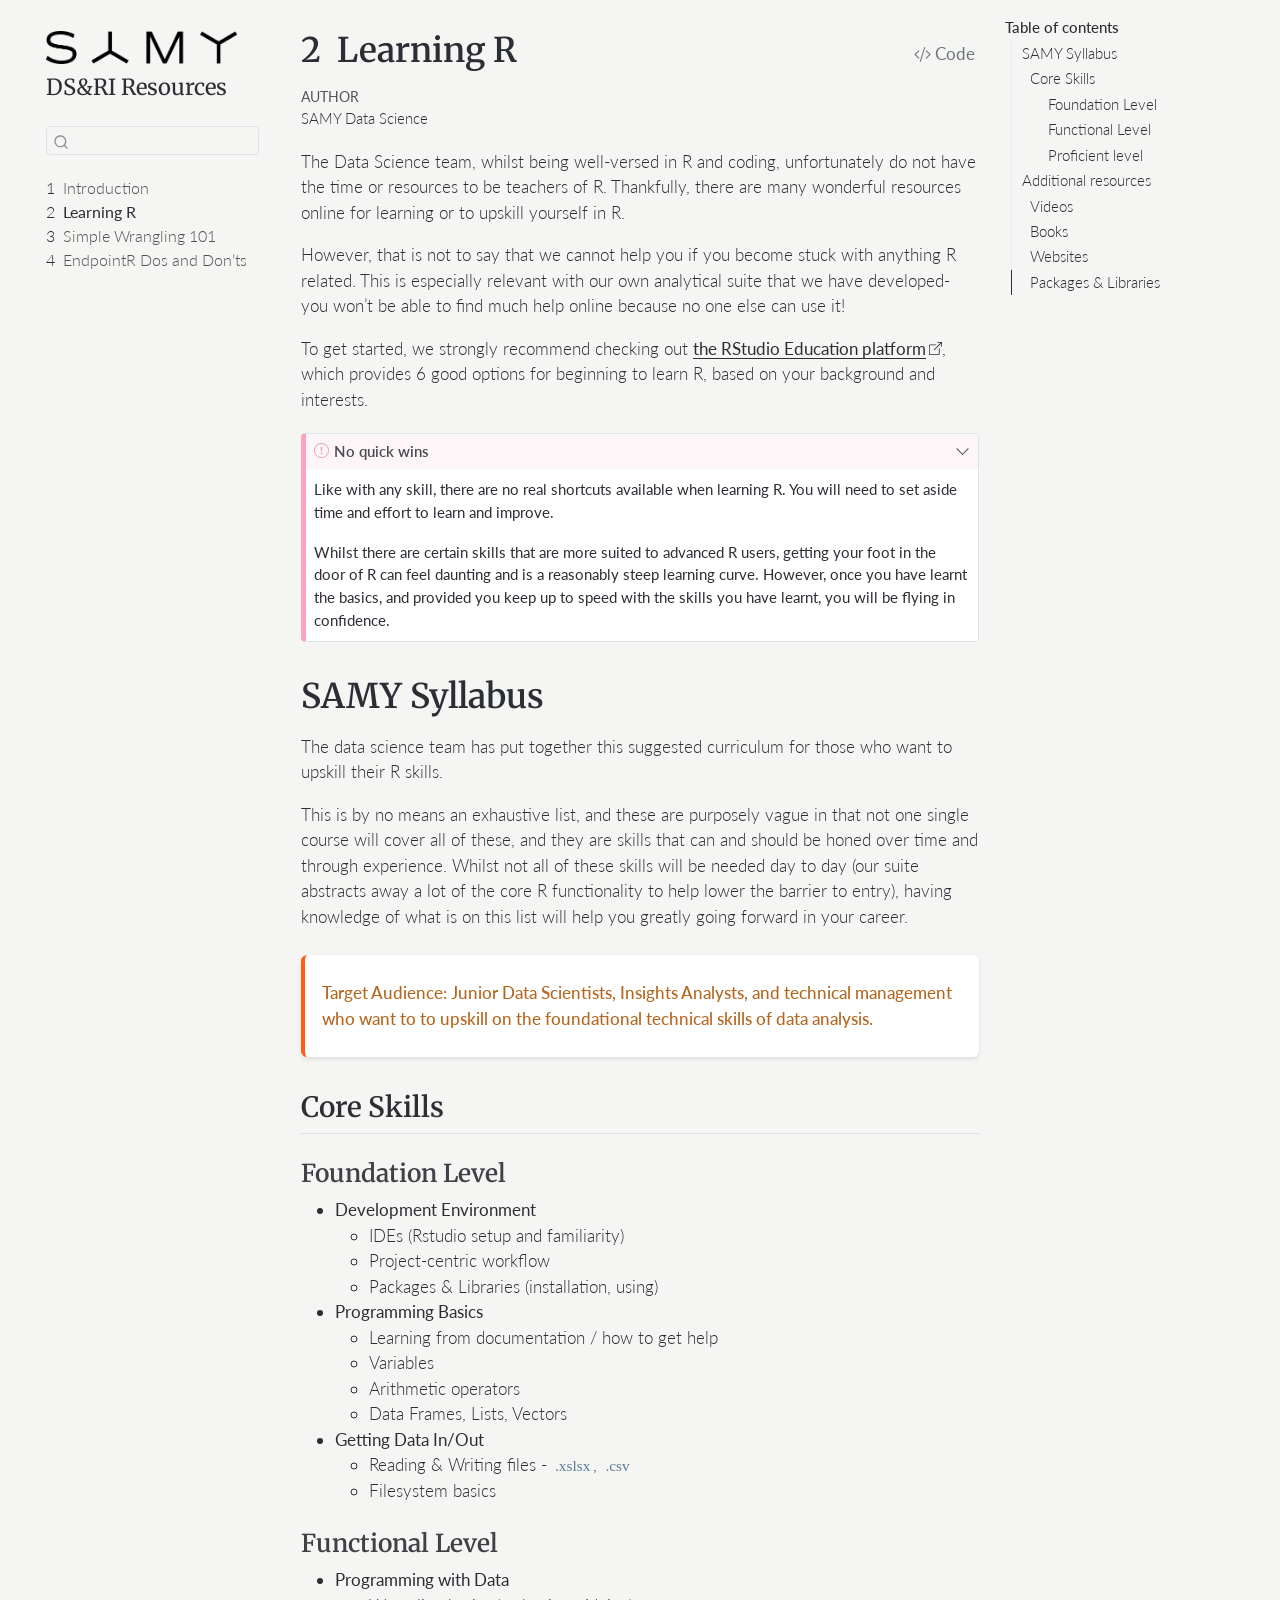
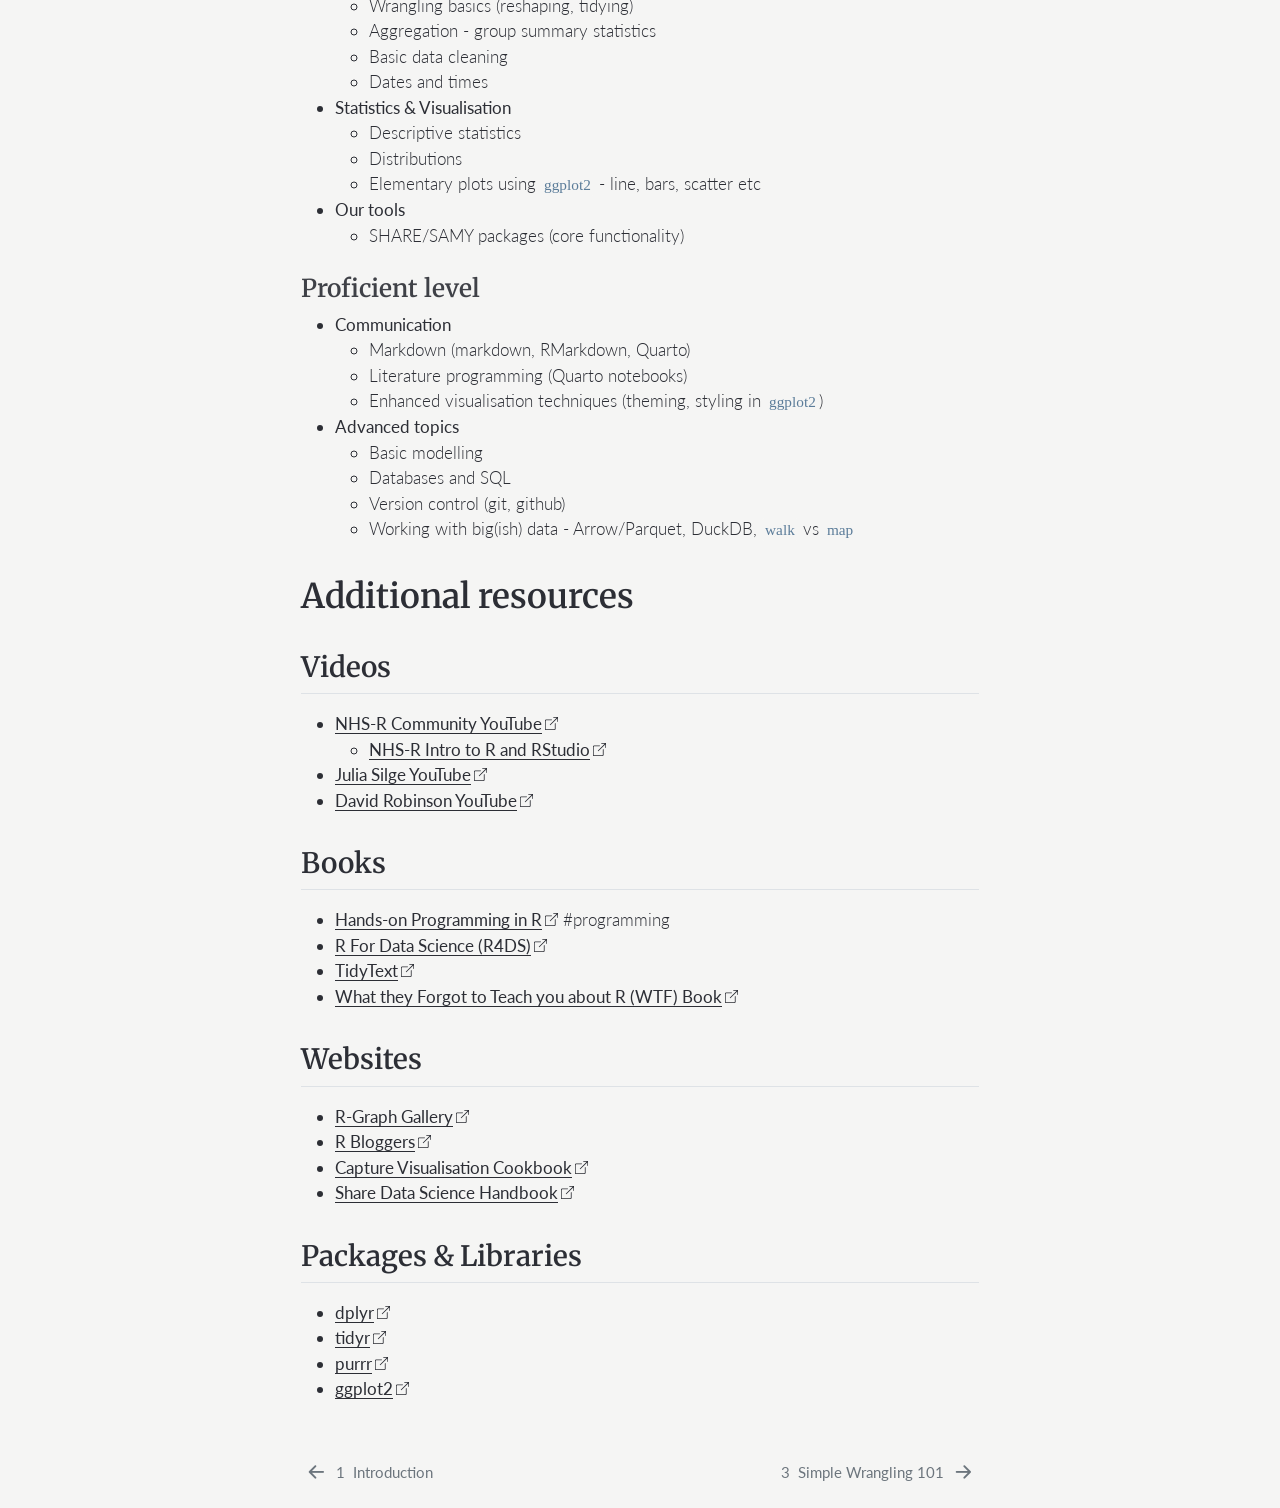
<file: _book/curriculum.html>
<!DOCTYPE html>
<html xmlns="http://www.w3.org/1999/xhtml" lang="en" xml:lang="en"><head>

<meta charset="utf-8">
<meta name="generator" content="quarto-1.7.33">

<meta name="viewport" content="width=device-width, initial-scale=1.0, user-scalable=yes">

<meta name="author" content="SAMY Data Science">

<title>2&nbsp; Learning R – DS&amp;RI Resources</title>
<style>
code{white-space: pre-wrap;}
span.smallcaps{font-variant: small-caps;}
div.columns{display: flex; gap: min(4vw, 1.5em);}
div.column{flex: auto; overflow-x: auto;}
div.hanging-indent{margin-left: 1.5em; text-indent: -1.5em;}
ul.task-list{list-style: none;}
ul.task-list li input[type="checkbox"] {
  width: 0.8em;
  margin: 0 0.8em 0.2em -1em; /* quarto-specific, see https://github.com/quarto-dev/quarto-cli/issues/4556 */ 
  vertical-align: middle;
}
/* CSS for syntax highlighting */
html { -webkit-text-size-adjust: 100%; }
pre > code.sourceCode { white-space: pre; position: relative; }
pre > code.sourceCode > span { display: inline-block; line-height: 1.25; }
pre > code.sourceCode > span:empty { height: 1.2em; }
.sourceCode { overflow: visible; }
code.sourceCode > span { color: inherit; text-decoration: inherit; }
div.sourceCode { margin: 1em 0; }
pre.sourceCode { margin: 0; }
@media screen {
div.sourceCode { overflow: auto; }
}
@media print {
pre > code.sourceCode { white-space: pre-wrap; }
pre > code.sourceCode > span { text-indent: -5em; padding-left: 5em; }
}
pre.numberSource code
  { counter-reset: source-line 0; }
pre.numberSource code > span
  { position: relative; left: -4em; counter-increment: source-line; }
pre.numberSource code > span > a:first-child::before
  { content: counter(source-line);
    position: relative; left: -1em; text-align: right; vertical-align: baseline;
    border: none; display: inline-block;
    -webkit-touch-callout: none; -webkit-user-select: none;
    -khtml-user-select: none; -moz-user-select: none;
    -ms-user-select: none; user-select: none;
    padding: 0 4px; width: 4em;
  }
pre.numberSource { margin-left: 3em;  padding-left: 4px; }
div.sourceCode
  {   }
@media screen {
pre > code.sourceCode > span > a:first-child::before { text-decoration: underline; }
}
</style>


<script src="site_libs/quarto-nav/quarto-nav.js"></script>
<script src="site_libs/quarto-nav/headroom.min.js"></script>
<script src="site_libs/clipboard/clipboard.min.js"></script>
<script src="site_libs/quarto-search/autocomplete.umd.js"></script>
<script src="site_libs/quarto-search/fuse.min.js"></script>
<script src="site_libs/quarto-search/quarto-search.js"></script>
<meta name="quarto:offset" content="./">
<link href="./analyst_training_materials.html" rel="next">
<link href="./index.html" rel="prev">
<link href=".//images/samy_isotype.png" rel="icon" type="image/png">
<script src="site_libs/quarto-html/quarto.js" type="module"></script>
<script src="site_libs/quarto-html/tabsets/tabsets.js" type="module"></script>
<script src="site_libs/quarto-html/popper.min.js"></script>
<script src="site_libs/quarto-html/tippy.umd.min.js"></script>
<script src="site_libs/quarto-html/anchor.min.js"></script>
<link href="site_libs/quarto-html/tippy.css" rel="stylesheet">
<link href="site_libs/quarto-html/quarto-syntax-highlighting-22fc628b018269c75e3eb7d964551a5a.css" rel="stylesheet" id="quarto-text-highlighting-styles">
<script src="site_libs/bootstrap/bootstrap.min.js"></script>
<link href="site_libs/bootstrap/bootstrap-icons.css" rel="stylesheet">
<link href="site_libs/bootstrap/bootstrap-c5a5b7d1e08574fca4c002cd80ff8406.min.css" rel="stylesheet" append-hash="true" id="quarto-bootstrap" data-mode="light">
<script id="quarto-search-options" type="application/json">{
  "location": "sidebar",
  "copy-button": false,
  "collapse-after": 3,
  "panel-placement": "start",
  "type": "textbox",
  "limit": 50,
  "keyboard-shortcut": [
    "f",
    "/",
    "s"
  ],
  "show-item-context": false,
  "language": {
    "search-no-results-text": "No results",
    "search-matching-documents-text": "matching documents",
    "search-copy-link-title": "Copy link to search",
    "search-hide-matches-text": "Hide additional matches",
    "search-more-match-text": "more match in this document",
    "search-more-matches-text": "more matches in this document",
    "search-clear-button-title": "Clear",
    "search-text-placeholder": "",
    "search-detached-cancel-button-title": "Cancel",
    "search-submit-button-title": "Submit",
    "search-label": "Search"
  }
}</script>


</head>

<body class="nav-sidebar floating quarto-light">

<div id="quarto-search-results"></div>
  <header id="quarto-header" class="headroom fixed-top">
  <nav class="quarto-secondary-nav">
    <div class="container-fluid d-flex">
      <button type="button" class="quarto-btn-toggle btn" data-bs-toggle="collapse" role="button" data-bs-target=".quarto-sidebar-collapse-item" aria-controls="quarto-sidebar" aria-expanded="false" aria-label="Toggle sidebar navigation" onclick="if (window.quartoToggleHeadroom) { window.quartoToggleHeadroom(); }">
        <i class="bi bi-layout-text-sidebar-reverse"></i>
      </button>
        <nav class="quarto-page-breadcrumbs" aria-label="breadcrumb"><ol class="breadcrumb"><li class="breadcrumb-item"><a href="./curriculum.html"><span class="chapter-number">2</span>&nbsp; <span class="chapter-title">Learning R</span></a></li></ol></nav>
        <a class="flex-grow-1" role="navigation" data-bs-toggle="collapse" data-bs-target=".quarto-sidebar-collapse-item" aria-controls="quarto-sidebar" aria-expanded="false" aria-label="Toggle sidebar navigation" onclick="if (window.quartoToggleHeadroom) { window.quartoToggleHeadroom(); }">      
        </a>
      <button type="button" class="btn quarto-search-button" aria-label="Search" onclick="window.quartoOpenSearch();">
        <i class="bi bi-search"></i>
      </button>
    </div>
  </nav>
</header>
<!-- content -->
<div id="quarto-content" class="quarto-container page-columns page-rows-contents page-layout-article">
<!-- sidebar -->
  <nav id="quarto-sidebar" class="sidebar collapse collapse-horizontal quarto-sidebar-collapse-item sidebar-navigation floating overflow-auto">
    <div class="pt-lg-2 mt-2 text-left sidebar-header sidebar-header-stacked">
      <a href="./index.html" class="sidebar-logo-link">
      <img src="./images/samy_logotype.png" alt="" class="sidebar-logo py-0 d-lg-inline d-none">
      </a>
    <div class="sidebar-title mb-0 py-0">
      <a href="./">DS&amp;RI Resources</a> 
    </div>
      </div>
        <div class="mt-2 flex-shrink-0 align-items-center">
        <div class="sidebar-search">
        <div id="quarto-search" class="" title="Search"></div>
        </div>
        </div>
    <div class="sidebar-menu-container"> 
    <ul class="list-unstyled mt-1">
        <li class="sidebar-item">
  <div class="sidebar-item-container"> 
  <a href="./index.html" class="sidebar-item-text sidebar-link">
 <span class="menu-text"><span class="chapter-number">1</span>&nbsp; <span class="chapter-title">Introduction</span></span></a>
  </div>
</li>
        <li class="sidebar-item">
  <div class="sidebar-item-container"> 
  <a href="./curriculum.html" class="sidebar-item-text sidebar-link active">
 <span class="menu-text"><span class="chapter-number">2</span>&nbsp; <span class="chapter-title">Learning R</span></span></a>
  </div>
</li>
        <li class="sidebar-item">
  <div class="sidebar-item-container"> 
  <a href="./analyst_training_materials.html" class="sidebar-item-text sidebar-link">
 <span class="menu-text"><span class="chapter-number">3</span>&nbsp; <span class="chapter-title">Simple Wrangling 101</span></span></a>
  </div>
</li>
        <li class="sidebar-item">
  <div class="sidebar-item-container"> 
  <a href="./EndpointR_dos_donts.html" class="sidebar-item-text sidebar-link">
 <span class="menu-text"><span class="chapter-number">4</span>&nbsp; <span class="chapter-title">EndpointR Dos and Don’ts</span></span></a>
  </div>
</li>
    </ul>
    </div>
</nav>
<div id="quarto-sidebar-glass" class="quarto-sidebar-collapse-item" data-bs-toggle="collapse" data-bs-target=".quarto-sidebar-collapse-item"></div>
<!-- margin-sidebar -->
    <div id="quarto-margin-sidebar" class="sidebar margin-sidebar">
        <nav id="TOC" role="doc-toc" class="toc-active" data-toc-expanded="99">
    <h2 id="toc-title">Table of contents</h2>
   
  <ul>
  <li><a href="#samy-syllabus" id="toc-samy-syllabus" class="nav-link active" data-scroll-target="#samy-syllabus">SAMY Syllabus</a>
  <ul class="collapse">
  <li><a href="#core-skills" id="toc-core-skills" class="nav-link" data-scroll-target="#core-skills">Core Skills</a>
  <ul class="collapse">
  <li><a href="#foundation-level" id="toc-foundation-level" class="nav-link" data-scroll-target="#foundation-level">Foundation Level</a></li>
  <li><a href="#functional-level" id="toc-functional-level" class="nav-link" data-scroll-target="#functional-level">Functional Level</a></li>
  <li><a href="#proficient-level" id="toc-proficient-level" class="nav-link" data-scroll-target="#proficient-level">Proficient level</a></li>
  </ul></li>
  </ul></li>
  <li><a href="#additional-resources" id="toc-additional-resources" class="nav-link" data-scroll-target="#additional-resources">Additional resources</a>
  <ul class="collapse">
  <li><a href="#videos" id="toc-videos" class="nav-link" data-scroll-target="#videos">Videos</a></li>
  <li><a href="#books" id="toc-books" class="nav-link" data-scroll-target="#books">Books</a></li>
  <li><a href="#websites" id="toc-websites" class="nav-link" data-scroll-target="#websites">Websites</a></li>
  <li><a href="#packages-libraries" id="toc-packages-libraries" class="nav-link" data-scroll-target="#packages-libraries">Packages &amp; Libraries</a></li>
  </ul></li>
  </ul>
</nav>
    </div>
<!-- main -->
<main class="content" id="quarto-document-content">

<header id="title-block-header" class="quarto-title-block default">
<div class="quarto-title">
<div class="quarto-title-block"><div><h1 class="title"><span class="chapter-number">2</span>&nbsp; <span class="chapter-title">Learning R</span></h1><button type="button" class="btn code-tools-button" id="quarto-code-tools-source"><i class="bi"></i> Code</button></div></div>
</div>



<div class="quarto-title-meta">

    <div>
    <div class="quarto-title-meta-heading">Author</div>
    <div class="quarto-title-meta-contents">
             <p>SAMY Data Science </p>
          </div>
  </div>
    
  
    
  </div>
  


</header>


<p>The Data Science team, whilst being well-versed in R and coding, unfortunately do not have the time or resources to be teachers of R. Thankfully, there are many wonderful resources online for learning or to upskill yourself in R.</p>
<p>However, that is not to say that we cannot help you if you become stuck with anything R related. This is especially relevant with our own analytical suite that we have developed- you won’t be able to find much help online because no one else can use it!</p>
<p>To get started, we strongly recommend checking out <a href="https://education.rstudio.com/learn/beginner/">the RStudio Education platform</a>, which provides 6 good options for beginning to learn R, based on your background and interests.</p>
<div class="callout callout-style-default callout-important callout-titled">
<div class="callout-header d-flex align-content-center" data-bs-toggle="collapse" data-bs-target=".callout-1-contents" aria-controls="callout-1" aria-expanded="true" aria-label="Toggle callout">
<div class="callout-icon-container">
<i class="callout-icon"></i>
</div>
<div class="callout-title-container flex-fill">
No quick wins
</div>
<div class="callout-btn-toggle d-inline-block border-0 py-1 ps-1 pe-0 float-end"><i class="callout-toggle"></i></div>
</div>
<div id="callout-1" class="callout-1-contents callout-collapse collapse show">
<div class="callout-body-container callout-body">
<p>Like with any skill, there are no real shortcuts available when learning R. You will need to set aside time and effort to learn and improve.</p>
<p>Whilst there are certain skills that are more suited to advanced R users, getting your foot in the door of R can feel daunting and is a reasonably steep learning curve. However, once you have learnt the basics, and provided you keep up to speed with the skills you have learnt, you will be flying in confidence.</p>
</div>
</div>
</div>
<section id="samy-syllabus" class="level1">
<h1>SAMY Syllabus</h1>
<p>The data science team has put together this suggested curriculum for those who want to upskill their R skills.</p>
<p>This is by no means an exhaustive list, and these are purposely vague in that not one single course will cover all of these, and they are skills that can and should be honed over time and through experience. Whilst not all of these skills will be needed day to day (our suite abstracts away a lot of the core R functionality to help lower the barrier to entry), having knowledge of what is on this list will help you greatly going forward in your career.</p>
<blockquote class="blockquote">
<p>Target Audience: Junior Data Scientists, Insights Analysts, and technical management who want to to upskill on the foundational technical skills of data analysis.</p>
</blockquote>
<section id="core-skills" class="level2">
<h2 class="anchored" data-anchor-id="core-skills">Core Skills</h2>
<section id="foundation-level" class="level3">
<h3 class="anchored" data-anchor-id="foundation-level">Foundation Level</h3>
<ul>
<li><strong>Development Environment</strong>
<ul>
<li>IDEs (Rstudio setup and familiarity)</li>
<li>Project-centric workflow</li>
<li>Packages &amp; Libraries (installation, using)</li>
</ul></li>
<li><strong>Programming Basics</strong>
<ul>
<li>Learning from documentation / how to get help</li>
<li>Variables</li>
<li>Arithmetic operators</li>
<li>Data Frames, Lists, Vectors</li>
</ul></li>
<li><strong>Getting Data In/Out</strong>
<ul>
<li>Reading &amp; Writing files - <code>.xslsx</code>, <code>.csv</code></li>
<li>Filesystem basics</li>
</ul></li>
</ul>
</section>
<section id="functional-level" class="level3">
<h3 class="anchored" data-anchor-id="functional-level">Functional Level</h3>
<ul>
<li><strong>Programming with Data</strong>
<ul>
<li>Wrangling basics (reshaping, tidying)</li>
<li>Aggregation - group summary statistics</li>
<li>Basic data cleaning</li>
<li>Dates and times</li>
</ul></li>
<li><strong>Statistics &amp; Visualisation</strong>
<ul>
<li>Descriptive statistics</li>
<li>Distributions</li>
<li>Elementary plots using <code>ggplot2</code> - line, bars, scatter etc</li>
</ul></li>
<li><strong>Our tools</strong>
<ul>
<li>SHARE/SAMY packages (core functionality)</li>
</ul></li>
</ul>
</section>
<section id="proficient-level" class="level3">
<h3 class="anchored" data-anchor-id="proficient-level">Proficient level</h3>
<ul>
<li><strong>Communication</strong>
<ul>
<li>Markdown (markdown, RMarkdown, Quarto)</li>
<li>Literature programming (Quarto notebooks)</li>
<li>Enhanced visualisation techniques (theming, styling in <code>ggplot2</code>)</li>
</ul></li>
<li><strong>Advanced topics</strong>
<ul>
<li>Basic modelling</li>
<li>Databases and SQL</li>
<li>Version control (git, github)</li>
<li>Working with big(ish) data - Arrow/Parquet, DuckDB, <code>walk</code> vs <code>map</code></li>
</ul></li>
</ul>
</section>
</section>
</section>
<section id="additional-resources" class="level1">
<h1>Additional resources</h1>
<section id="videos" class="level2">
<h2 class="anchored" data-anchor-id="videos">Videos</h2>
<ul>
<li><a href="https://www.youtube.com/@NHSRCommunity">NHS-R Community YouTube</a>
<ul>
<li><a href="https://www.youtube.com/watch?v=dS91HzZLD_c">NHS-R Intro to R and RStudio</a></li>
</ul></li>
<li><a href="https://www.youtube.com/c/JuliaSilge">Julia Silge YouTube</a></li>
<li><a href="https://www.youtube.com/@safe4democracy/videos">David Robinson YouTube</a></li>
</ul>
</section>
<section id="books" class="level2">
<h2 class="anchored" data-anchor-id="books">Books</h2>
<ul>
<li><a href="https://rstudio-education.github.io/hopr/">Hands-on Programming in R</a> #programming</li>
<li><a href="https://r4ds.had.co.nz/">R For Data Science (R4DS)</a></li>
<li><a href="https://www.tidytextmining.com/">TidyText</a></li>
<li><a href="https://rstats.wtf/">What they Forgot to Teach you about R (WTF) Book</a></li>
</ul>
</section>
<section id="websites" class="level2">
<h2 class="anchored" data-anchor-id="websites">Websites</h2>
<ul>
<li><a href="https://r-graph-gallery.com/">R-Graph Gallery</a></li>
<li><a href="https://www.r-bloggers.com/">R Bloggers</a></li>
<li><a href="https://jamiehshare.github.io/capture_cookbook/">Capture Visualisation Cookbook</a></li>
<li><a href="https://jamiehshare.github.io/ds_share_handbook/">Share Data Science Handbook</a></li>
</ul>
</section>
<section id="packages-libraries" class="level2">
<h2 class="anchored" data-anchor-id="packages-libraries">Packages &amp; Libraries</h2>
<ul>
<li><a href="https://dplyr.tidyverse.org/">dplyr</a></li>
<li><a href="https://tidyr.tidyverse.org/">tidyr</a></li>
<li><a href="https://purrr.tidyverse.org/">purrr</a></li>
<li><a href="https://ggplot2.tidyverse.org/">ggplot2</a></li>
</ul>


<!-- -->

</section>
</section>

</main> <!-- /main -->
<script id="quarto-html-after-body" type="application/javascript">
  window.document.addEventListener("DOMContentLoaded", function (event) {
    const icon = "";
    const anchorJS = new window.AnchorJS();
    anchorJS.options = {
      placement: 'right',
      icon: icon
    };
    anchorJS.add('.anchored');
    const isCodeAnnotation = (el) => {
      for (const clz of el.classList) {
        if (clz.startsWith('code-annotation-')) {                     
          return true;
        }
      }
      return false;
    }
    const onCopySuccess = function(e) {
      // button target
      const button = e.trigger;
      // don't keep focus
      button.blur();
      // flash "checked"
      button.classList.add('code-copy-button-checked');
      var currentTitle = button.getAttribute("title");
      button.setAttribute("title", "Copied!");
      let tooltip;
      if (window.bootstrap) {
        button.setAttribute("data-bs-toggle", "tooltip");
        button.setAttribute("data-bs-placement", "left");
        button.setAttribute("data-bs-title", "Copied!");
        tooltip = new bootstrap.Tooltip(button, 
          { trigger: "manual", 
            customClass: "code-copy-button-tooltip",
            offset: [0, -8]});
        tooltip.show();    
      }
      setTimeout(function() {
        if (tooltip) {
          tooltip.hide();
          button.removeAttribute("data-bs-title");
          button.removeAttribute("data-bs-toggle");
          button.removeAttribute("data-bs-placement");
        }
        button.setAttribute("title", currentTitle);
        button.classList.remove('code-copy-button-checked');
      }, 1000);
      // clear code selection
      e.clearSelection();
    }
    const getTextToCopy = function(trigger) {
        const codeEl = trigger.previousElementSibling.cloneNode(true);
        for (const childEl of codeEl.children) {
          if (isCodeAnnotation(childEl)) {
            childEl.remove();
          }
        }
        return codeEl.innerText;
    }
    const clipboard = new window.ClipboardJS('.code-copy-button:not([data-in-quarto-modal])', {
      text: getTextToCopy
    });
    clipboard.on('success', onCopySuccess);
    if (window.document.getElementById('quarto-embedded-source-code-modal')) {
      const clipboardModal = new window.ClipboardJS('.code-copy-button[data-in-quarto-modal]', {
        text: getTextToCopy,
        container: window.document.getElementById('quarto-embedded-source-code-modal')
      });
      clipboardModal.on('success', onCopySuccess);
    }
    const viewSource = window.document.getElementById('quarto-view-source') ||
                       window.document.getElementById('quarto-code-tools-source');
    if (viewSource) {
      const sourceUrl = viewSource.getAttribute("data-quarto-source-url");
      viewSource.addEventListener("click", function(e) {
        if (sourceUrl) {
          // rstudio viewer pane
          if (/\bcapabilities=\b/.test(window.location)) {
            window.open(sourceUrl);
          } else {
            window.location.href = sourceUrl;
          }
        } else {
          const modal = new bootstrap.Modal(document.getElementById('quarto-embedded-source-code-modal'));
          modal.show();
        }
        return false;
      });
    }
    function toggleCodeHandler(show) {
      return function(e) {
        const detailsSrc = window.document.querySelectorAll(".cell > details > .sourceCode");
        for (let i=0; i<detailsSrc.length; i++) {
          const details = detailsSrc[i].parentElement;
          if (show) {
            details.open = true;
          } else {
            details.removeAttribute("open");
          }
        }
        const cellCodeDivs = window.document.querySelectorAll(".cell > .sourceCode");
        const fromCls = show ? "hidden" : "unhidden";
        const toCls = show ? "unhidden" : "hidden";
        for (let i=0; i<cellCodeDivs.length; i++) {
          const codeDiv = cellCodeDivs[i];
          if (codeDiv.classList.contains(fromCls)) {
            codeDiv.classList.remove(fromCls);
            codeDiv.classList.add(toCls);
          } 
        }
        return false;
      }
    }
    const hideAllCode = window.document.getElementById("quarto-hide-all-code");
    if (hideAllCode) {
      hideAllCode.addEventListener("click", toggleCodeHandler(false));
    }
    const showAllCode = window.document.getElementById("quarto-show-all-code");
    if (showAllCode) {
      showAllCode.addEventListener("click", toggleCodeHandler(true));
    }
      var localhostRegex = new RegExp(/^(?:http|https):\/\/localhost\:?[0-9]*\//);
      var mailtoRegex = new RegExp(/^mailto:/);
        var filterRegex = new RegExp('/' + window.location.host + '/');
      var isInternal = (href) => {
          return filterRegex.test(href) || localhostRegex.test(href) || mailtoRegex.test(href);
      }
      // Inspect non-navigation links and adorn them if external
     var links = window.document.querySelectorAll('a[href]:not(.nav-link):not(.navbar-brand):not(.toc-action):not(.sidebar-link):not(.sidebar-item-toggle):not(.pagination-link):not(.no-external):not([aria-hidden]):not(.dropdown-item):not(.quarto-navigation-tool):not(.about-link)');
      for (var i=0; i<links.length; i++) {
        const link = links[i];
        if (!isInternal(link.href)) {
          // undo the damage that might have been done by quarto-nav.js in the case of
          // links that we want to consider external
          if (link.dataset.originalHref !== undefined) {
            link.href = link.dataset.originalHref;
          }
            // target, if specified
            link.setAttribute("target", "_blank");
            if (link.getAttribute("rel") === null) {
              link.setAttribute("rel", "noopener");
            }
            // default icon
            link.classList.add("external");
        }
      }
    function tippyHover(el, contentFn, onTriggerFn, onUntriggerFn) {
      const config = {
        allowHTML: true,
        maxWidth: 500,
        delay: 100,
        arrow: false,
        appendTo: function(el) {
            return el.parentElement;
        },
        interactive: true,
        interactiveBorder: 10,
        theme: 'quarto',
        placement: 'bottom-start',
      };
      if (contentFn) {
        config.content = contentFn;
      }
      if (onTriggerFn) {
        config.onTrigger = onTriggerFn;
      }
      if (onUntriggerFn) {
        config.onUntrigger = onUntriggerFn;
      }
      window.tippy(el, config); 
    }
    const noterefs = window.document.querySelectorAll('a[role="doc-noteref"]');
    for (var i=0; i<noterefs.length; i++) {
      const ref = noterefs[i];
      tippyHover(ref, function() {
        // use id or data attribute instead here
        let href = ref.getAttribute('data-footnote-href') || ref.getAttribute('href');
        try { href = new URL(href).hash; } catch {}
        const id = href.replace(/^#\/?/, "");
        const note = window.document.getElementById(id);
        if (note) {
          return note.innerHTML;
        } else {
          return "";
        }
      });
    }
    const xrefs = window.document.querySelectorAll('a.quarto-xref');
    const processXRef = (id, note) => {
      // Strip column container classes
      const stripColumnClz = (el) => {
        el.classList.remove("page-full", "page-columns");
        if (el.children) {
          for (const child of el.children) {
            stripColumnClz(child);
          }
        }
      }
      stripColumnClz(note)
      if (id === null || id.startsWith('sec-')) {
        // Special case sections, only their first couple elements
        const container = document.createElement("div");
        if (note.children && note.children.length > 2) {
          container.appendChild(note.children[0].cloneNode(true));
          for (let i = 1; i < note.children.length; i++) {
            const child = note.children[i];
            if (child.tagName === "P" && child.innerText === "") {
              continue;
            } else {
              container.appendChild(child.cloneNode(true));
              break;
            }
          }
          if (window.Quarto?.typesetMath) {
            window.Quarto.typesetMath(container);
          }
          return container.innerHTML
        } else {
          if (window.Quarto?.typesetMath) {
            window.Quarto.typesetMath(note);
          }
          return note.innerHTML;
        }
      } else {
        // Remove any anchor links if they are present
        const anchorLink = note.querySelector('a.anchorjs-link');
        if (anchorLink) {
          anchorLink.remove();
        }
        if (window.Quarto?.typesetMath) {
          window.Quarto.typesetMath(note);
        }
        if (note.classList.contains("callout")) {
          return note.outerHTML;
        } else {
          return note.innerHTML;
        }
      }
    }
    for (var i=0; i<xrefs.length; i++) {
      const xref = xrefs[i];
      tippyHover(xref, undefined, function(instance) {
        instance.disable();
        let url = xref.getAttribute('href');
        let hash = undefined; 
        if (url.startsWith('#')) {
          hash = url;
        } else {
          try { hash = new URL(url).hash; } catch {}
        }
        if (hash) {
          const id = hash.replace(/^#\/?/, "");
          const note = window.document.getElementById(id);
          if (note !== null) {
            try {
              const html = processXRef(id, note.cloneNode(true));
              instance.setContent(html);
            } finally {
              instance.enable();
              instance.show();
            }
          } else {
            // See if we can fetch this
            fetch(url.split('#')[0])
            .then(res => res.text())
            .then(html => {
              const parser = new DOMParser();
              const htmlDoc = parser.parseFromString(html, "text/html");
              const note = htmlDoc.getElementById(id);
              if (note !== null) {
                const html = processXRef(id, note);
                instance.setContent(html);
              } 
            }).finally(() => {
              instance.enable();
              instance.show();
            });
          }
        } else {
          // See if we can fetch a full url (with no hash to target)
          // This is a special case and we should probably do some content thinning / targeting
          fetch(url)
          .then(res => res.text())
          .then(html => {
            const parser = new DOMParser();
            const htmlDoc = parser.parseFromString(html, "text/html");
            const note = htmlDoc.querySelector('main.content');
            if (note !== null) {
              // This should only happen for chapter cross references
              // (since there is no id in the URL)
              // remove the first header
              if (note.children.length > 0 && note.children[0].tagName === "HEADER") {
                note.children[0].remove();
              }
              const html = processXRef(null, note);
              instance.setContent(html);
            } 
          }).finally(() => {
            instance.enable();
            instance.show();
          });
        }
      }, function(instance) {
      });
    }
        let selectedAnnoteEl;
        const selectorForAnnotation = ( cell, annotation) => {
          let cellAttr = 'data-code-cell="' + cell + '"';
          let lineAttr = 'data-code-annotation="' +  annotation + '"';
          const selector = 'span[' + cellAttr + '][' + lineAttr + ']';
          return selector;
        }
        const selectCodeLines = (annoteEl) => {
          const doc = window.document;
          const targetCell = annoteEl.getAttribute("data-target-cell");
          const targetAnnotation = annoteEl.getAttribute("data-target-annotation");
          const annoteSpan = window.document.querySelector(selectorForAnnotation(targetCell, targetAnnotation));
          const lines = annoteSpan.getAttribute("data-code-lines").split(",");
          const lineIds = lines.map((line) => {
            return targetCell + "-" + line;
          })
          let top = null;
          let height = null;
          let parent = null;
          if (lineIds.length > 0) {
              //compute the position of the single el (top and bottom and make a div)
              const el = window.document.getElementById(lineIds[0]);
              top = el.offsetTop;
              height = el.offsetHeight;
              parent = el.parentElement.parentElement;
            if (lineIds.length > 1) {
              const lastEl = window.document.getElementById(lineIds[lineIds.length - 1]);
              const bottom = lastEl.offsetTop + lastEl.offsetHeight;
              height = bottom - top;
            }
            if (top !== null && height !== null && parent !== null) {
              // cook up a div (if necessary) and position it 
              let div = window.document.getElementById("code-annotation-line-highlight");
              if (div === null) {
                div = window.document.createElement("div");
                div.setAttribute("id", "code-annotation-line-highlight");
                div.style.position = 'absolute';
                parent.appendChild(div);
              }
              div.style.top = top - 2 + "px";
              div.style.height = height + 4 + "px";
              div.style.left = 0;
              let gutterDiv = window.document.getElementById("code-annotation-line-highlight-gutter");
              if (gutterDiv === null) {
                gutterDiv = window.document.createElement("div");
                gutterDiv.setAttribute("id", "code-annotation-line-highlight-gutter");
                gutterDiv.style.position = 'absolute';
                const codeCell = window.document.getElementById(targetCell);
                const gutter = codeCell.querySelector('.code-annotation-gutter');
                gutter.appendChild(gutterDiv);
              }
              gutterDiv.style.top = top - 2 + "px";
              gutterDiv.style.height = height + 4 + "px";
            }
            selectedAnnoteEl = annoteEl;
          }
        };
        const unselectCodeLines = () => {
          const elementsIds = ["code-annotation-line-highlight", "code-annotation-line-highlight-gutter"];
          elementsIds.forEach((elId) => {
            const div = window.document.getElementById(elId);
            if (div) {
              div.remove();
            }
          });
          selectedAnnoteEl = undefined;
        };
          // Handle positioning of the toggle
      window.addEventListener(
        "resize",
        throttle(() => {
          elRect = undefined;
          if (selectedAnnoteEl) {
            selectCodeLines(selectedAnnoteEl);
          }
        }, 10)
      );
      function throttle(fn, ms) {
      let throttle = false;
      let timer;
        return (...args) => {
          if(!throttle) { // first call gets through
              fn.apply(this, args);
              throttle = true;
          } else { // all the others get throttled
              if(timer) clearTimeout(timer); // cancel #2
              timer = setTimeout(() => {
                fn.apply(this, args);
                timer = throttle = false;
              }, ms);
          }
        };
      }
        const annoteTargets = window.document.querySelectorAll('.code-annotation-anchor');
        for (let i=0; i<annoteTargets.length; i++) {
          const annoteTarget = annoteTargets[i];
          const targetCell = annoteTarget.getAttribute("data-target-cell");
          const targetAnnotation = annoteTarget.getAttribute("data-target-annotation");
          const contentFn = () => {
            const content = window.document.querySelector(selectorForAnnotation(targetCell, targetAnnotation));
            if (content) {
              const tipContent = content.cloneNode(true);
              tipContent.classList.add("code-annotation-tip-content");
              return tipContent.outerHTML;
            }
          }
          const config = {
            allowHTML: true,
            content: contentFn,
            onShow: (instance) => {
              selectCodeLines(instance.reference);
              instance.reference.classList.add('code-annotation-active');
              window.tippy.hideAll();
            },
            onHide: (instance) => {
              unselectCodeLines();
              instance.reference.classList.remove('code-annotation-active');
            },
            maxWidth: 300,
            delay: [50, 0],
            duration: [200, 0],
            offset: [5, 10],
            arrow: true,
            trigger: 'click',
            appendTo: function(el) {
              return el.parentElement.parentElement.parentElement;
            },
            interactive: true,
            interactiveBorder: 10,
            theme: 'quarto',
            placement: 'right',
            positionFixed: true,
            popperOptions: {
              modifiers: [
              {
                name: 'flip',
                options: {
                  flipVariations: false, // true by default
                  allowedAutoPlacements: ['right'],
                  fallbackPlacements: ['right', 'top', 'top-start', 'top-end', 'bottom', 'bottom-start', 'bottom-end', 'left'],
                },
              },
              {
                name: 'preventOverflow',
                options: {
                  mainAxis: false,
                  altAxis: false
                }
              }
              ]        
            }      
          };
          window.tippy(annoteTarget, config); 
        }
    const findCites = (el) => {
      const parentEl = el.parentElement;
      if (parentEl) {
        const cites = parentEl.dataset.cites;
        if (cites) {
          return {
            el,
            cites: cites.split(' ')
          };
        } else {
          return findCites(el.parentElement)
        }
      } else {
        return undefined;
      }
    };
    var bibliorefs = window.document.querySelectorAll('a[role="doc-biblioref"]');
    for (var i=0; i<bibliorefs.length; i++) {
      const ref = bibliorefs[i];
      const citeInfo = findCites(ref);
      if (citeInfo) {
        tippyHover(citeInfo.el, function() {
          var popup = window.document.createElement('div');
          citeInfo.cites.forEach(function(cite) {
            var citeDiv = window.document.createElement('div');
            citeDiv.classList.add('hanging-indent');
            citeDiv.classList.add('csl-entry');
            var biblioDiv = window.document.getElementById('ref-' + cite);
            if (biblioDiv) {
              citeDiv.innerHTML = biblioDiv.innerHTML;
            }
            popup.appendChild(citeDiv);
          });
          return popup.innerHTML;
        });
      }
    }
  });
  </script>
<nav class="page-navigation">
  <div class="nav-page nav-page-previous">
      <a href="./index.html" class="pagination-link" aria-label="Introduction">
        <i class="bi bi-arrow-left-short"></i> <span class="nav-page-text"><span class="chapter-number">1</span>&nbsp; <span class="chapter-title">Introduction</span></span>
      </a>          
  </div>
  <div class="nav-page nav-page-next">
      <a href="./analyst_training_materials.html" class="pagination-link" aria-label="Simple Wrangling 101">
        <span class="nav-page-text"><span class="chapter-number">3</span>&nbsp; <span class="chapter-title">Simple Wrangling 101</span></span> <i class="bi bi-arrow-right-short"></i>
      </a>
  </div>
</nav><div class="modal fade" id="quarto-embedded-source-code-modal" tabindex="-1" aria-labelledby="quarto-embedded-source-code-modal-label" aria-hidden="true"><div class="modal-dialog modal-dialog-scrollable"><div class="modal-content"><div class="modal-header"><h5 class="modal-title" id="quarto-embedded-source-code-modal-label">Source Code</h5><button class="btn-close" data-bs-dismiss="modal"></button></div><div class="modal-body"><div class="">
<div class="sourceCode" id="cb1" data-shortcodes="false"><pre class="sourceCode markdown code-with-copy"><code class="sourceCode markdown"><span id="cb1-1"><a href="#cb1-1" aria-hidden="true" tabindex="-1"></a><span class="co">---</span></span>
<span id="cb1-2"><a href="#cb1-2" aria-hidden="true" tabindex="-1"></a><span class="an">title:</span><span class="co"> "Learning R"</span></span>
<span id="cb1-3"><a href="#cb1-3" aria-hidden="true" tabindex="-1"></a><span class="an">format:</span><span class="co"> html</span></span>
<span id="cb1-4"><a href="#cb1-4" aria-hidden="true" tabindex="-1"></a><span class="co">---</span></span>
<span id="cb1-5"><a href="#cb1-5" aria-hidden="true" tabindex="-1"></a></span>
<span id="cb1-6"><a href="#cb1-6" aria-hidden="true" tabindex="-1"></a>The Data Science team, whilst being well-versed in R and coding, unfortunately do not have the time or resources to be teachers of R. Thankfully, there are many wonderful resources online for learning or to upskill yourself in R.</span>
<span id="cb1-7"><a href="#cb1-7" aria-hidden="true" tabindex="-1"></a></span>
<span id="cb1-8"><a href="#cb1-8" aria-hidden="true" tabindex="-1"></a>However, that is not to say that we cannot help you if you become stuck with anything R related. This is especially relevant with our own analytical suite that we have developed- you won't be able to find much help online because no one else can use it! </span>
<span id="cb1-9"><a href="#cb1-9" aria-hidden="true" tabindex="-1"></a></span>
<span id="cb1-10"><a href="#cb1-10" aria-hidden="true" tabindex="-1"></a>To get started, we strongly recommend checking out <span class="co">[</span><span class="ot">the RStudio Education platform</span><span class="co">](https://education.rstudio.com/learn/beginner/)</span>, which provides 6 good options for beginning to learn R, based on your background and interests.</span>
<span id="cb1-11"><a href="#cb1-11" aria-hidden="true" tabindex="-1"></a></span>
<span id="cb1-12"><a href="#cb1-12" aria-hidden="true" tabindex="-1"></a>:::{.callout-important collapse="false"}</span>
<span id="cb1-13"><a href="#cb1-13" aria-hidden="true" tabindex="-1"></a><span class="fu">## No quick wins</span></span>
<span id="cb1-14"><a href="#cb1-14" aria-hidden="true" tabindex="-1"></a></span>
<span id="cb1-15"><a href="#cb1-15" aria-hidden="true" tabindex="-1"></a>Like with any skill, there are no real shortcuts available when learning R. You will need to set aside time and effort to learn and improve. </span>
<span id="cb1-16"><a href="#cb1-16" aria-hidden="true" tabindex="-1"></a></span>
<span id="cb1-17"><a href="#cb1-17" aria-hidden="true" tabindex="-1"></a>Whilst there are certain skills that are more suited to advanced R users, getting your foot in the door of R can feel daunting and is a reasonably steep learning curve. However, once you have learnt the basics, and provided you keep up to speed with the skills you have learnt, you will be flying in confidence.</span>
<span id="cb1-18"><a href="#cb1-18" aria-hidden="true" tabindex="-1"></a>:::</span>
<span id="cb1-19"><a href="#cb1-19" aria-hidden="true" tabindex="-1"></a></span>
<span id="cb1-20"><a href="#cb1-20" aria-hidden="true" tabindex="-1"></a><span class="fu"># SAMY Syllabus</span></span>
<span id="cb1-21"><a href="#cb1-21" aria-hidden="true" tabindex="-1"></a></span>
<span id="cb1-22"><a href="#cb1-22" aria-hidden="true" tabindex="-1"></a>The data science team has put together this suggested curriculum for those who want to upskill their R skills. </span>
<span id="cb1-23"><a href="#cb1-23" aria-hidden="true" tabindex="-1"></a></span>
<span id="cb1-24"><a href="#cb1-24" aria-hidden="true" tabindex="-1"></a>This is by no means an exhaustive list, and these are purposely vague in that not one single course will cover all of these, and they are skills that can and should be honed over time and through experience. Whilst not all of these skills will be needed day to day (our suite abstracts away a lot of the core R functionality to help lower the barrier to entry), having knowledge of what is on this list will help you greatly going forward in your career.</span>
<span id="cb1-25"><a href="#cb1-25" aria-hidden="true" tabindex="-1"></a></span>
<span id="cb1-26"><a href="#cb1-26" aria-hidden="true" tabindex="-1"></a><span class="at">&gt; Target Audience: Junior Data Scientists, Insights Analysts, and technical management who want to to upskill on the foundational technical skills of data analysis. </span></span>
<span id="cb1-27"><a href="#cb1-27" aria-hidden="true" tabindex="-1"></a></span>
<span id="cb1-28"><a href="#cb1-28" aria-hidden="true" tabindex="-1"></a><span class="fu">## Core Skills</span></span>
<span id="cb1-29"><a href="#cb1-29" aria-hidden="true" tabindex="-1"></a></span>
<span id="cb1-30"><a href="#cb1-30" aria-hidden="true" tabindex="-1"></a><span class="fu">### Foundation Level </span></span>
<span id="cb1-31"><a href="#cb1-31" aria-hidden="true" tabindex="-1"></a></span>
<span id="cb1-32"><a href="#cb1-32" aria-hidden="true" tabindex="-1"></a><span class="ss">- </span>**Development Environment**</span>
<span id="cb1-33"><a href="#cb1-33" aria-hidden="true" tabindex="-1"></a><span class="ss">  - </span>IDEs (Rstudio setup and familiarity)</span>
<span id="cb1-34"><a href="#cb1-34" aria-hidden="true" tabindex="-1"></a><span class="ss">  - </span>Project-centric workflow</span>
<span id="cb1-35"><a href="#cb1-35" aria-hidden="true" tabindex="-1"></a><span class="ss">  - </span>Packages &amp; Libraries (installation, using)</span>
<span id="cb1-36"><a href="#cb1-36" aria-hidden="true" tabindex="-1"></a>  </span>
<span id="cb1-37"><a href="#cb1-37" aria-hidden="true" tabindex="-1"></a><span class="ss">- </span>**Programming Basics**</span>
<span id="cb1-38"><a href="#cb1-38" aria-hidden="true" tabindex="-1"></a><span class="ss">  - </span>Learning from documentation / how to get help</span>
<span id="cb1-39"><a href="#cb1-39" aria-hidden="true" tabindex="-1"></a><span class="ss">  - </span>Variables</span>
<span id="cb1-40"><a href="#cb1-40" aria-hidden="true" tabindex="-1"></a><span class="ss">  - </span>Arithmetic operators</span>
<span id="cb1-41"><a href="#cb1-41" aria-hidden="true" tabindex="-1"></a><span class="ss">  - </span>Data Frames, Lists, Vectors</span>
<span id="cb1-42"><a href="#cb1-42" aria-hidden="true" tabindex="-1"></a>  </span>
<span id="cb1-43"><a href="#cb1-43" aria-hidden="true" tabindex="-1"></a><span class="ss">- </span>**Getting Data In/Out**</span>
<span id="cb1-44"><a href="#cb1-44" aria-hidden="true" tabindex="-1"></a><span class="ss">  - </span>Reading &amp; Writing files - <span class="in">`.xslsx`</span>, <span class="in">`.csv`</span></span>
<span id="cb1-45"><a href="#cb1-45" aria-hidden="true" tabindex="-1"></a><span class="ss">  - </span>Filesystem basics</span>
<span id="cb1-46"><a href="#cb1-46" aria-hidden="true" tabindex="-1"></a>  </span>
<span id="cb1-47"><a href="#cb1-47" aria-hidden="true" tabindex="-1"></a><span class="fu">### Functional Level </span></span>
<span id="cb1-48"><a href="#cb1-48" aria-hidden="true" tabindex="-1"></a></span>
<span id="cb1-49"><a href="#cb1-49" aria-hidden="true" tabindex="-1"></a><span class="ss">- </span>**Programming with Data**</span>
<span id="cb1-50"><a href="#cb1-50" aria-hidden="true" tabindex="-1"></a><span class="ss">  - </span>Wrangling basics (reshaping, tidying)</span>
<span id="cb1-51"><a href="#cb1-51" aria-hidden="true" tabindex="-1"></a><span class="ss">  - </span>Aggregation - group summary statistics</span>
<span id="cb1-52"><a href="#cb1-52" aria-hidden="true" tabindex="-1"></a><span class="ss">  - </span>Basic data cleaning</span>
<span id="cb1-53"><a href="#cb1-53" aria-hidden="true" tabindex="-1"></a><span class="ss">  - </span>Dates and times</span>
<span id="cb1-54"><a href="#cb1-54" aria-hidden="true" tabindex="-1"></a></span>
<span id="cb1-55"><a href="#cb1-55" aria-hidden="true" tabindex="-1"></a><span class="ss">- </span>**Statistics &amp; Visualisation**</span>
<span id="cb1-56"><a href="#cb1-56" aria-hidden="true" tabindex="-1"></a><span class="ss">  - </span>Descriptive statistics</span>
<span id="cb1-57"><a href="#cb1-57" aria-hidden="true" tabindex="-1"></a><span class="ss">  - </span>Distributions</span>
<span id="cb1-58"><a href="#cb1-58" aria-hidden="true" tabindex="-1"></a><span class="ss">  - </span>Elementary plots using <span class="in">`ggplot2`</span> - line, bars, scatter etc</span>
<span id="cb1-59"><a href="#cb1-59" aria-hidden="true" tabindex="-1"></a></span>
<span id="cb1-60"><a href="#cb1-60" aria-hidden="true" tabindex="-1"></a><span class="ss">- </span>**Our tools**</span>
<span id="cb1-61"><a href="#cb1-61" aria-hidden="true" tabindex="-1"></a><span class="ss">  - </span>SHARE/SAMY packages (core functionality)</span>
<span id="cb1-62"><a href="#cb1-62" aria-hidden="true" tabindex="-1"></a></span>
<span id="cb1-63"><a href="#cb1-63" aria-hidden="true" tabindex="-1"></a><span class="fu">### Proficient level</span></span>
<span id="cb1-64"><a href="#cb1-64" aria-hidden="true" tabindex="-1"></a></span>
<span id="cb1-65"><a href="#cb1-65" aria-hidden="true" tabindex="-1"></a><span class="ss">- </span>**Communication**</span>
<span id="cb1-66"><a href="#cb1-66" aria-hidden="true" tabindex="-1"></a><span class="ss">  - </span>Markdown (markdown, RMarkdown, Quarto)</span>
<span id="cb1-67"><a href="#cb1-67" aria-hidden="true" tabindex="-1"></a><span class="ss">  - </span>Literature programming (Quarto notebooks)</span>
<span id="cb1-68"><a href="#cb1-68" aria-hidden="true" tabindex="-1"></a><span class="ss">  - </span>Enhanced visualisation techniques (theming, styling in <span class="in">`ggplot2`</span>)</span>
<span id="cb1-69"><a href="#cb1-69" aria-hidden="true" tabindex="-1"></a><span class="ss">- </span>**Advanced topics**</span>
<span id="cb1-70"><a href="#cb1-70" aria-hidden="true" tabindex="-1"></a><span class="ss">  - </span>Basic modelling</span>
<span id="cb1-71"><a href="#cb1-71" aria-hidden="true" tabindex="-1"></a><span class="ss">  - </span>Databases and SQL </span>
<span id="cb1-72"><a href="#cb1-72" aria-hidden="true" tabindex="-1"></a><span class="ss">  - </span>Version control (git, github)</span>
<span id="cb1-73"><a href="#cb1-73" aria-hidden="true" tabindex="-1"></a><span class="ss">  - </span>Working with big(ish) data - Arrow/Parquet, DuckDB, <span class="in">`walk`</span> vs <span class="in">`map`</span></span>
<span id="cb1-74"><a href="#cb1-74" aria-hidden="true" tabindex="-1"></a></span>
<span id="cb1-75"><a href="#cb1-75" aria-hidden="true" tabindex="-1"></a><span class="fu"># Additional resources</span></span>
<span id="cb1-76"><a href="#cb1-76" aria-hidden="true" tabindex="-1"></a></span>
<span id="cb1-77"><a href="#cb1-77" aria-hidden="true" tabindex="-1"></a><span class="fu">## Videos</span></span>
<span id="cb1-78"><a href="#cb1-78" aria-hidden="true" tabindex="-1"></a><span class="ss">- </span><span class="co">[</span><span class="ot">NHS-R Community YouTube</span><span class="co">](https://www.youtube.com/@NHSRCommunity)</span></span>
<span id="cb1-79"><a href="#cb1-79" aria-hidden="true" tabindex="-1"></a><span class="ss">    - </span><span class="co">[</span><span class="ot">NHS-R Intro to R and RStudio</span><span class="co">](https://www.youtube.com/watch?v=dS91HzZLD_c)</span></span>
<span id="cb1-80"><a href="#cb1-80" aria-hidden="true" tabindex="-1"></a><span class="ss">- </span><span class="co">[</span><span class="ot">Julia Silge YouTube</span><span class="co">](https://www.youtube.com/c/JuliaSilge)</span></span>
<span id="cb1-81"><a href="#cb1-81" aria-hidden="true" tabindex="-1"></a><span class="ss">- </span><span class="co">[</span><span class="ot">David Robinson YouTube</span><span class="co">](https://www.youtube.com/@safe4democracy/videos)</span> </span>
<span id="cb1-82"><a href="#cb1-82" aria-hidden="true" tabindex="-1"></a></span>
<span id="cb1-83"><a href="#cb1-83" aria-hidden="true" tabindex="-1"></a><span class="fu">## Books</span></span>
<span id="cb1-84"><a href="#cb1-84" aria-hidden="true" tabindex="-1"></a><span class="ss">- </span><span class="co">[</span><span class="ot">Hands-on Programming in R</span><span class="co">](https://rstudio-education.github.io/hopr/)</span> #programming</span>
<span id="cb1-85"><a href="#cb1-85" aria-hidden="true" tabindex="-1"></a><span class="ss">- </span><span class="co">[</span><span class="ot">R For Data Science (R4DS)</span><span class="co">](https://r4ds.had.co.nz/)</span> </span>
<span id="cb1-86"><a href="#cb1-86" aria-hidden="true" tabindex="-1"></a><span class="ss">- </span><span class="co">[</span><span class="ot">TidyText</span><span class="co">](https://www.tidytextmining.com/)</span> </span>
<span id="cb1-87"><a href="#cb1-87" aria-hidden="true" tabindex="-1"></a><span class="ss">- </span><span class="co">[</span><span class="ot">What they Forgot to Teach you about R (WTF) Book</span><span class="co">](https://rstats.wtf/)</span></span>
<span id="cb1-88"><a href="#cb1-88" aria-hidden="true" tabindex="-1"></a></span>
<span id="cb1-89"><a href="#cb1-89" aria-hidden="true" tabindex="-1"></a><span class="fu">## Websites</span></span>
<span id="cb1-90"><a href="#cb1-90" aria-hidden="true" tabindex="-1"></a><span class="ss">- </span><span class="co">[</span><span class="ot">R-Graph Gallery</span><span class="co">](https://r-graph-gallery.com/)</span> </span>
<span id="cb1-91"><a href="#cb1-91" aria-hidden="true" tabindex="-1"></a><span class="ss">- </span><span class="co">[</span><span class="ot">R Bloggers</span><span class="co">](https://www.r-bloggers.com/)</span></span>
<span id="cb1-92"><a href="#cb1-92" aria-hidden="true" tabindex="-1"></a><span class="ss">- </span><span class="co">[</span><span class="ot">Capture Visualisation Cookbook</span><span class="co">](https://jamiehshare.github.io/capture_cookbook/)</span> </span>
<span id="cb1-93"><a href="#cb1-93" aria-hidden="true" tabindex="-1"></a><span class="ss">- </span><span class="co">[</span><span class="ot">Share Data Science Handbook</span><span class="co">](https://jamiehshare.github.io/ds_share_handbook/)</span> </span>
<span id="cb1-94"><a href="#cb1-94" aria-hidden="true" tabindex="-1"></a></span>
<span id="cb1-95"><a href="#cb1-95" aria-hidden="true" tabindex="-1"></a></span>
<span id="cb1-96"><a href="#cb1-96" aria-hidden="true" tabindex="-1"></a><span class="fu">## Packages &amp; Libraries</span></span>
<span id="cb1-97"><a href="#cb1-97" aria-hidden="true" tabindex="-1"></a><span class="ss">- </span><span class="co">[</span><span class="ot">dplyr</span><span class="co">](https://dplyr.tidyverse.org/)</span></span>
<span id="cb1-98"><a href="#cb1-98" aria-hidden="true" tabindex="-1"></a><span class="ss">- </span><span class="co">[</span><span class="ot">tidyr</span><span class="co">](https://tidyr.tidyverse.org/)</span></span>
<span id="cb1-99"><a href="#cb1-99" aria-hidden="true" tabindex="-1"></a><span class="ss">- </span><span class="co">[</span><span class="ot">purrr</span><span class="co">](https://purrr.tidyverse.org/)</span></span>
<span id="cb1-100"><a href="#cb1-100" aria-hidden="true" tabindex="-1"></a><span class="ss">- </span><span class="co">[</span><span class="ot">ggplot2</span><span class="co">](https://ggplot2.tidyverse.org/)</span></span></code><button title="Copy to Clipboard" class="code-copy-button" data-in-quarto-modal=""><i class="bi"></i></button></pre></div>
</div></div></div></div></div>
</div> <!-- /content -->




</body></html>
</file>
<file: _book/site_libs/quarto-html/tippy.css>
.tippy-box[data-animation=fade][data-state=hidden]{opacity:0}[data-tippy-root]{max-width:calc(100vw - 10px)}.tippy-box{position:relative;background-color:#333;color:#fff;border-radius:4px;font-size:14px;line-height:1.4;white-space:normal;outline:0;transition-property:transform,visibility,opacity}.tippy-box[data-placement^=top]>.tippy-arrow{bottom:0}.tippy-box[data-placement^=top]>.tippy-arrow:before{bottom:-7px;left:0;border-width:8px 8px 0;border-top-color:initial;transform-origin:center top}.tippy-box[data-placement^=bottom]>.tippy-arrow{top:0}.tippy-box[data-placement^=bottom]>.tippy-arrow:before{top:-7px;left:0;border-width:0 8px 8px;border-bottom-color:initial;transform-origin:center bottom}.tippy-box[data-placement^=left]>.tippy-arrow{right:0}.tippy-box[data-placement^=left]>.tippy-arrow:before{border-width:8px 0 8px 8px;border-left-color:initial;right:-7px;transform-origin:center left}.tippy-box[data-placement^=right]>.tippy-arrow{left:0}.tippy-box[data-placement^=right]>.tippy-arrow:before{left:-7px;border-width:8px 8px 8px 0;border-right-color:initial;transform-origin:center right}.tippy-box[data-inertia][data-state=visible]{transition-timing-function:cubic-bezier(.54,1.5,.38,1.11)}.tippy-arrow{width:16px;height:16px;color:#333}.tippy-arrow:before{content:"";position:absolute;border-color:transparent;border-style:solid}.tippy-content{position:relative;padding:5px 9px;z-index:1}
</file>
<file: _book/site_libs/quarto-html/quarto-syntax-highlighting-22fc628b018269c75e3eb7d964551a5a.css>
/* quarto syntax highlight colors */
:root {
  --quarto-hl-al-color: #ef2929;
  --quarto-hl-an-color: #8f5902;
  --quarto-hl-at-color: #204a87;
  --quarto-hl-bn-color: #0000cf;
  --quarto-hl-ch-color: #4e9a06;
  --quarto-hl-co-color: #8f5902;
  --quarto-hl-cv-color: #8f5902;
  --quarto-hl-cn-color: #8f5902;
  --quarto-hl-cf-color: #204a87;
  --quarto-hl-dt-color: #204a87;
  --quarto-hl-dv-color: #0000cf;
  --quarto-hl-do-color: #8f5902;
  --quarto-hl-er-color: #a40000;
  --quarto-hl-ex-color: inherit;
  --quarto-hl-fl-color: #0000cf;
  --quarto-hl-fu-color: #204a87;
  --quarto-hl-im-color: inherit;
  --quarto-hl-in-color: #8f5902;
  --quarto-hl-kw-color: #204a87;
  --quarto-hl-op-color: #ce5c00;
  --quarto-hl-ot-color: #8f5902;
  --quarto-hl-pp-color: #8f5902;
  --quarto-hl-sc-color: #ce5c00;
  --quarto-hl-ss-color: #4e9a06;
  --quarto-hl-st-color: #4e9a06;
  --quarto-hl-va-color: #000000;
  --quarto-hl-vs-color: #4e9a06;
  --quarto-hl-wa-color: #8f5902;
}

/* other quarto variables */
:root {
  --quarto-font-monospace: Monaco;
}

/* syntax highlight based on Pandoc's rules */
/* Alert */
code span.al {
  color: #ef2929;
  font-style: inherit;
}

/* Annotation */
code span.an {
  color: #8f5902;
  font-weight: bold;
  font-style: italic;
}

/* Attribute */
code span.at {
  color: #204a87;
  font-style: inherit;
}

/* BaseN */
code span.bn {
  color: #0000cf;
  font-style: inherit;
}

/* ControlFlow */
code span.cf {
  color: #204a87;
  font-weight: bold;
  font-style: inherit;
}

/* Char */
code span.ch {
  color: #4e9a06;
  font-style: inherit;
}

/* Constant */
code span.cn {
  color: #8f5902;
  font-style: inherit;
}

/* Comment */
code span.co {
  color: #8f5902;
  font-style: italic;
}

/* CommentVar */
code span.cv {
  color: #8f5902;
  font-weight: bold;
  font-style: italic;
}

/* Documentation */
code span.do {
  color: #8f5902;
  font-weight: bold;
  font-style: italic;
}

/* DataType */
code span.dt {
  color: #204a87;
  font-style: inherit;
}

/* DecVal */
code span.dv {
  color: #0000cf;
  font-style: inherit;
}

/* Error */
code span.er {
  color: #a40000;
  font-weight: bold;
  font-style: inherit;
}

/* Extension */
code span.ex {
  font-style: inherit;
}

/* Float */
code span.fl {
  color: #0000cf;
  font-style: inherit;
}

/* Function */
code span.fu {
  color: #204a87;
  font-weight: bold;
  font-style: inherit;
}

/* Import */
code span.im {
  font-style: inherit;
}

/* Information */
code span.in {
  color: #8f5902;
  font-weight: bold;
  font-style: italic;
}

/* Keyword */
code span.kw {
  color: #204a87;
  font-weight: bold;
  font-style: inherit;
}

/* Operator */
code span.op {
  color: #ce5c00;
  font-weight: bold;
  font-style: inherit;
}

/* Other */
code span.ot {
  color: #8f5902;
  font-style: inherit;
}

/* Preprocessor */
code span.pp {
  color: #8f5902;
  font-style: italic;
}

/* SpecialChar */
code span.sc {
  color: #ce5c00;
  font-weight: bold;
  font-style: inherit;
}

/* SpecialString */
code span.ss {
  color: #4e9a06;
  font-style: inherit;
}

/* String */
code span.st {
  color: #4e9a06;
  font-style: inherit;
}

/* Variable */
code span.va {
  color: #000000;
  font-style: inherit;
}

/* VerbatimString */
code span.vs {
  color: #4e9a06;
  font-style: inherit;
}

/* Warning */
code span.wa {
  color: #8f5902;
  font-weight: bold;
  font-style: italic;
}

.prevent-inlining {
  content: "</";
}

/*# sourceMappingURL=dc7ec627ed4cfe9d03b07faa37ce0a6c.css.map */
</file>
